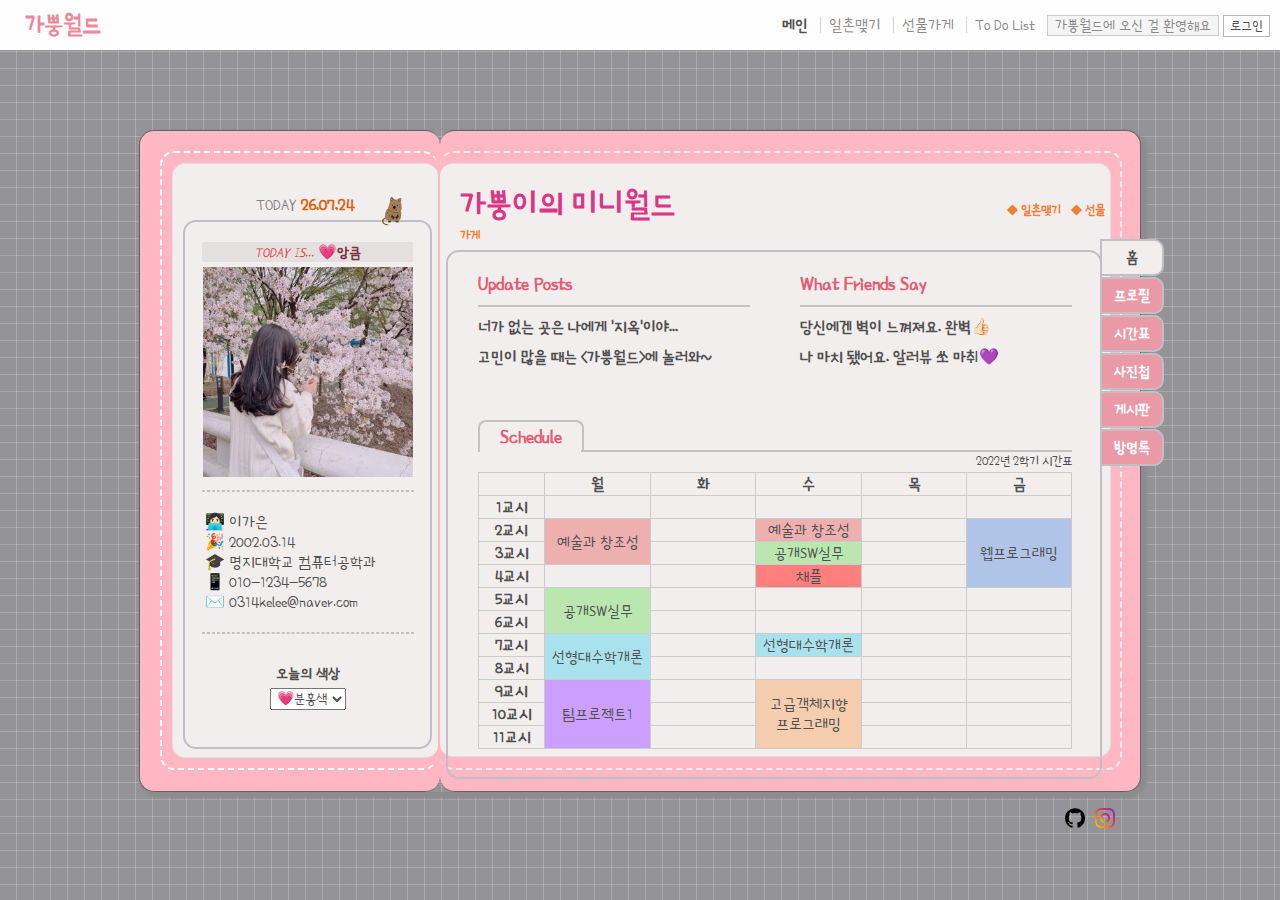
<file: index.html>
<!DOCTYPE html>
<html lang="ko">
  <head>
    <meta charset="UTF-8" />
    <meta http-equiv="X-UA-Compatible" content="IE=edge" />
    <meta name="viewport" content="width=device-width, initial-scale=1.0" />
    <meta name="author" content="rlotr02" />
    <meta name="description" content="가뿡월드에 오신 걸 환영합니다!" />
    <meta property="og:title" content="가뿡월드" />
    <meta property="og:url" content="https://mini-cyworld.netlify.app" />
    <meta property="og:image" content="./img/og.png" />
    <meta property="og:description" content="가뿡월드에 오신 걸 환영합니다!" />
    <meta name="naver-site-verification" content="7a3a48c7e1ee3aeedbc1af91d0e0c42f366b570d" />
    <meta name="google-site-verification" content="hwyDkDEmvc5D6WRWX0OzlPcSE9fo8ngNJtTSkrqnULQ" />
    <title>가뿡월드</title>
    <style>
      @import url("https://fonts.googleapis.com/css2?family=Poor+Story&display=swap");
    </style>
    <link rel="icon" href="./img/logo.ico">
    <link rel="stylesheet" href="./main/main.css" />
    <link rel="stylesheet" href="./index.css" />
    <script src="./main/main.js"></script>
    <script src="./index.js"></script>
  </head>
  <body>
    <img
      src="./img/quokka.png"
      alt="quokka"
      class="quokkaImg"
      style="position: absolute; width: 25px; top: 11px; left: 110px"
    />
    <div>
      <header>
        <h2>가뿡월드</h2>
        <nav>
          <ul>
            <li>
              <a
                href="./index.html"
                style="font-weight: bold; color: rgb(80, 79, 79)"
                >메인
              </a>
            </li>
            <li>
              <a href="./signup/signup.html">일촌맺기</a>
            </li>
            <li>
              <a href="./giftshop/giftshop.html">선물가게</a>
            </li>
            <li>
              <a href="./todolist/todolist.html">To Do List</a>
            </li>
          </ul>
          <span class="navHistory">가뿡월드에 오신 걸 환영해요</span>
          <button class="navLogin" type="button">로그인</button>
        </nav>
      </header>
      <div class="center">
        <main>
          <section id="profileSection" class="backgroundSection">
            <div class="profileDashed">
              <div class="profileWrap">
                <div class="todayDate">TODAY <span class="date"></span></div>
                <div class="profile">
                  <div>
                    <em>TODAY IS...</em> <span class="heartColor">💗</span
                    ><span>앙큼</span>
                  </div>
                  <img
                    src="./img/profile.jpg"
                    alt="프로필"
                    width="200px"
                  />
                  <hr />
                  <p>
                    👩🏻‍💻 이가은<br />
                    🎉 2002.03.14<br />
                    🎓 명지대학교 컴퓨터공학과<br />
                    📱 010-1234-5678<br />
                    ✉️ 0314kelee@naver.com<br />
                  </p>
                  <hr />
                  <label for="todayColor">오늘의 색상</label>
                  <select
                    name="todayColor"
                    id="todayColor"
                    onchange="changeColor(this)"
                  >
                    <option
                      value="#FF7878"
                      data-color1="#EB5050"
                      data-color2="#CD4646"
                      data-color3="#B93232"
                      data-color4="❤️"
                    >
                      ❤️빨간색
                    </option>
                    <option
                      value="#FFAA28"
                      data-color1="#FF9614"
                      data-color2="#FF8200"
                      data-color3="#D27328"
                      data-color4="🧡"
                    >
                      🧡주황색
                    </option>
                    <option
                      value="#FFCD28"
                      data-color1="#FFB914"
                      data-color2="#FFA500"
                      data-color3="#FF9100"
                      data-color4="💛"
                    >
                      💛노란색
                    </option>
                    <option
                      value="#65C28E"
                      data-color1="#4CA975"
                      data-color2="#389561"
                      data-color3="#2E8B57"
                      data-color4="💚"
                    >
                      💚초록색
                    </option>
                    <option
                      value="#91B9F5"
                      data-color1="#739BE1"
                      data-color2="#557DE1"
                      data-color3="#4169E1"
                      data-color4="💙"
                    >
                      💙파란색
                    </option>
                    <option
                      value="#ccccff"
                      data-color1="#A0A0FF"
                      data-color2="#8C8CFF"
                      data-color3="#7878FF"
                      data-color4="💜"
                    >
                      💜보라색
                    </option>
                    <option
                      value="#ffb7c3"
                      selected
                      data-color1="#ea99a6"
                      data-color2="#db79a5"
                      data-color3="#b66288"
                      data-color4="💗"
                    >
                      💗분홍색
                    </option>
                  </select>
                </div>
              </div>
            </div>
          </section>
          <section id="boardSection" class="backgroundSection">
            <div class="boardDashed">
              <div class="boardWrap">
                <div class="title">
                  <h1>가뿡이의 미니월드</h1>
                  <ul>
                    <li>
                      <a href="./signup/signup.html">
                        <span>◆</span>
                        일촌맺기
                      </a>
                    </li>
                    <li>
                      <a href="./giftshop/giftshop.html">
                        <span>◆</span>
                        선물가게
                      </a>
                    </li>
                  </ul>
                </div>
                <div class="borad">
                  <div>
                    <a href="./board/board.html"><h3>Update Posts</h3></a>
                    <hr />
                    <p class="p1">
                      너가 없는 곳은 나에게 &apos;지옥&apos;이야...
                    </p>
                    <p>고민이 많을 때는 &lt;가뿡월드&gt;에 놀러와~</p>
                  </div>
                  <div>
                    <a href="./guest/guest.html"><h3>What Friends Say</h3></a>
                    <hr />
                    <p class="p2">
                      당신에겐 벽이 느껴져요. <strong>완벽👍🏻</strong>
                    </p>
                    <p>나 마치 됐어요. <strong>알러뷰 쏘 마취💜</strong></p>
                  </div>
                  <div>
                    <span>
                      <a href="./schedule/schedule.html"><h3>Schedule</h3></a>
                      <hr />
                    </span>
                    <table>
                      <caption>
                        2022년 2학기 시간표
                      </caption>
                      <col style="width: 80px" />
                      <colgroup span="5" style="width: 130px"></colgroup>
                      <thead>
                        <tr>
                          <th></th>
                          <th scope="col">월</th>
                          <th scope="col">화</th>
                          <th scope="col">수</th>
                          <th scope="col">목</th>
                          <th scope="col">금</th>
                        </tr>
                      </thead>
                      <tbody>
                        <tr>
                          <th scope="row">1교시</th>
                          <td></td>
                          <td></td>
                          <td></td>
                          <td></td>
                          <td></td>
                        </tr>
                        <tr>
                          <th scope="row">2교시</th>
                          <td rowspan="2" bgcolor="EEAFAF">예술과 창조성</td>
                          <td></td>
                          <td bgcolor="EEAFAF">예술과 창조성</td>
                          <td></td>
                          <td rowspan="3" bgcolor="AFC4E7">웹프로그래밍</td>
                        </tr>
                        <tr>
                          <th scope="row">3교시</th>
                          <td></td>
                          <td bgcolor="BAE7AF">공개SW실무</td>
                          <td></td>
                        </tr>
                        <tr>
                          <th scope="row">4교시</th>
                          <td></td>
                          <td></td>
                          <td bgcolor="FF7F7F">채플</td>
                          <td></td>
                        </tr>
                        <tr>
                          <th scope="row">5교시</th>
                          <td rowspan="2" bgcolor="BAE7AF">공개SW실무</td>
                          <td></td>
                          <td></td>
                          <td></td>
                          <td></td>
                        </tr>
                        <tr>
                          <th scope="row">6교시</th>
                          <td></td>
                          <td></td>
                          <td></td>
                          <td></td>
                        </tr>
                        <tr>
                          <th scope="row">7교시</th>
                          <td rowspan="2" bgcolor="A9E1ED">선형대수학개론</td>
                          <td></td>
                          <td bgcolor="A9E1ED">선형대수학개론</td>
                          <td></td>
                          <td></td>
                        </tr>
                        <tr>
                          <th scope="row">8교시</th>
                          <td></td>
                          <td></td>
                          <td></td>
                          <td></td>
                        </tr>
                        <tr>
                          <th scope="row">9교시</th>
                          <td rowspan="3" bgcolor="CB9FFD">팀프로젝트1</td>
                          <td></td>
                          <td rowspan="3" bgcolor="F3CDAD">
                            고급객체지향<br />프로그래밍
                          </td>
                          <td></td>
                          <td></td>
                        </tr>
                        <tr>
                          <th scope="row">10교시</th>
                          <td></td>
                          <td></td>
                          <td></td>
                        </tr>
                        <tr>
                          <th scope="row">11교시</th>
                          <td></td>
                          <td></td>
                          <td></td>
                        </tr>
                      </tbody>
                    </table>
                  </div>
                </div>
              </div>
              <div class="menus">
                <div class="clickMenu" onclick="location.href='./index.html'">
                  홈
                </div>
                <div
                  class="menu"
                  onclick="location.href='./profile/profile.html'"
                >
                  프로필
                </div>
                <div
                  class="menu"
                  onclick="location.href='./schedule/schedule.html'"
                >
                  시간표
                </div>
                <div class="menu" onclick="location.href='./photo/photo.html'">
                  사진첩
                </div>
                <div class="menu" onclick="location.href='./board/board.html'">
                  게시판
                </div>
                <div class="menu" onclick="location.href='./guest/guest.html'">
                  방명록
                </div>
              </div>
          </section>
        </main>
        <aside>
          <input
            type="button"
            value="가뿡월드 홈"
            onclick="location.href='./index.html'"
          />
          <div>
            <label for="청순">청순</label>
            <progress id="청순" class="progress" value="50" min="0" max="100">
              50%
            </progress>
            <br />
            <label for="앙큼">앙큼</label>
            <progress id="앙큼" class="progress" value="90" min="0" max="100">
              90%
            </progress>
            <br />
            <label for="큐티">큐티</label>
            <progress id="큐티" class="progress" value="70" min="0" max="100">
              70%
            </progress>
            <br />
            <label for="섹시">섹시</label>
            <progress id="섹시" class="progress" value="30" min="0" max="100">
              30%
            </progress>
            <br />
            <hr />
            <table>
              <colgroup span="2" style="width: 120px"></colgroup>
              <tbody>
                <tr>
                  <td>팬 <span>99999</span></td>
                  <td>즐겨찾기 <span>120</span></td>
                </tr>
                <tr>
                  <td>댓글 <span>130</span></td>
                  <td>스크랩 <span>350</span></td>
                </tr>
                <tr>
                  <td colspan="2">소망상자 · 마이앱스 <span>57</span></td>
                </tr>
              </tbody>
            </table>
          </div>
        </aside>
      </div>
      <footer>
        <ul>
          <li>
            <a href="https://github.com/rlotr02" target="_blank">
              <img src="./img/github.png" alt="github" width="30px" />
            </a>
          </li>
          <li>
            <a href="https://www.instagram.com/rlotr.dev" target="_blank">
              <img src="./img/instagram.png" alt="instagram" width="30px" />
            </a>
          </li>
          <li>
            <button class="scrollBtn" onclick="ScrollUp()">
              <img src="./img/up.png" alt="up" width="30px" />
            </button>
          </li>
        </ul>
      </footer>
    </div>
  </body>
</html>
</file>
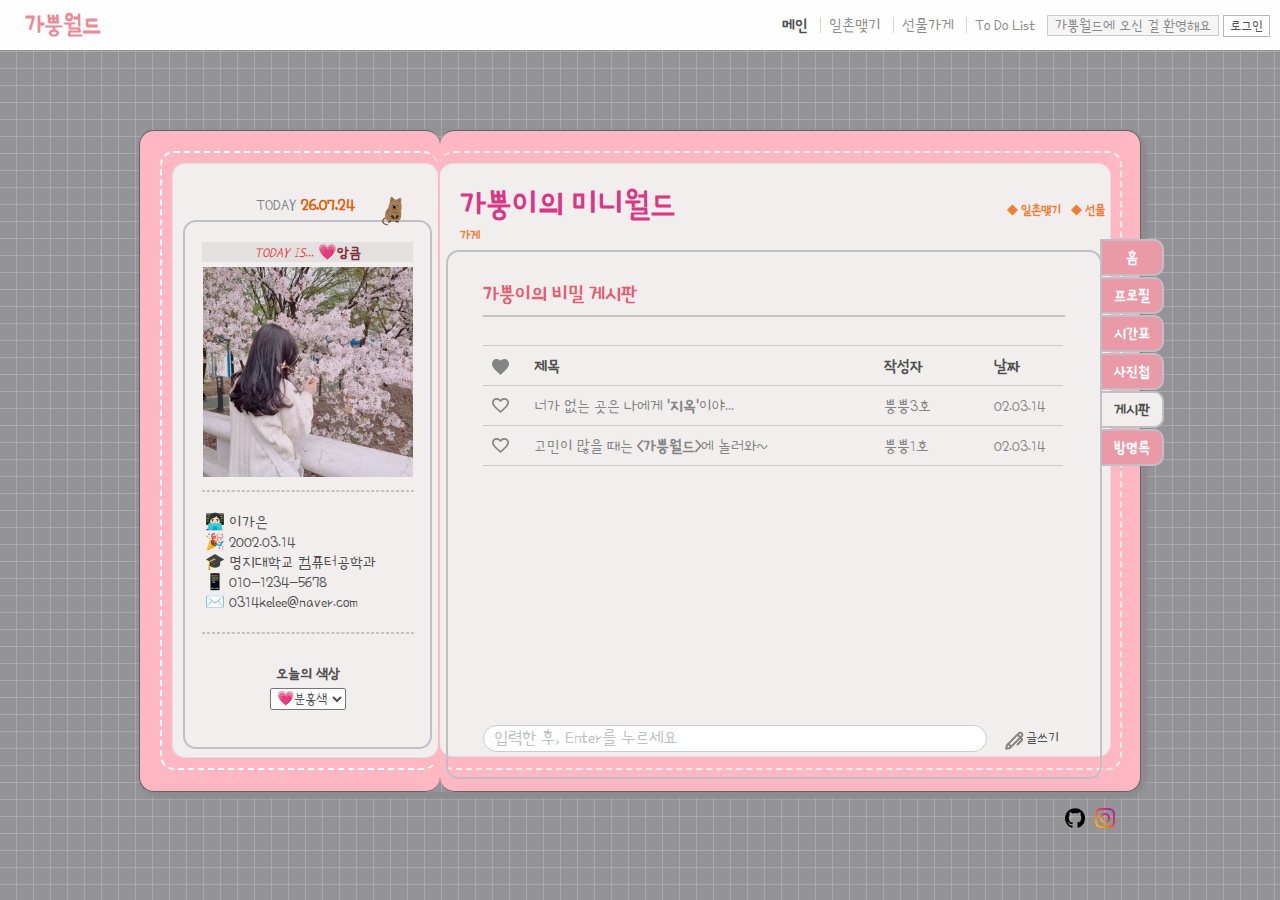
<file: board/board.html>
<!DOCTYPE html>
<html lang="ko">
  <head>
    <meta charset="UTF-8" />
    <meta http-equiv="X-UA-Compatible" content="IE=edge" />
    <meta name="viewport" content="width=device-width, initial-scale=1.0" />
    <title>가뿡월드</title>
    <style>
      @import url("https://fonts.googleapis.com/css2?family=Poor+Story&display=swap");
    </style>
    <link rel="shortcut icon" href="../img/logo.ico" />
    <link rel="stylesheet" href="../main/main.css" />
    <link rel="stylesheet" href="./board.css" />
    <script src="../main/main.js"></script>
    <script src="./borad.js"></script>
  </head>
  <body>
    <img
      src="../img/quokka.png"
      alt="quokka"
      class="quokkaImg"
      style="position: absolute; width: 25px; top: 11px; left: 110px"
    />
    <div>
      <header>
        <h2>가뿡월드</h2>
        <nav>
          <ul>
            <li>
              <a
                href="../index.html"
                style="font-weight: bold; color: rgb(80, 79, 79)"
                >메인
              </a>
            </li>
            <li>
              <a href="../signup/signup.html">일촌맺기</a>
            </li>
            <li>
              <a href="../giftshop/giftshop.html">선물가게</a>
            </li>
            <li>
              <a href="../todolist/todolist.html">To Do List</a>
            </li>
          </ul>
          <span class="navHistory">가뿡월드에 오신 걸 환영해요</span>
          <button class="navLogin" type="button">로그인</button>
        </nav>
      </header>
      <div class="center">
        <main>
          <section id="profileSection" class="backgroundSection">
            <div class="profileDashed">
              <div class="profileWrap">
                <div class="todayDate">TODAY <span class="date"></span></div>
                <div class="profile">
                  <div>
                    <em>TODAY IS...</em> <span class="heartColor">💗</span
                    ><span>앙큼</span>
                  </div>
                  <img src="../img/profile.jpg" alt="프로필" width="200px" />
                  <hr />
                  <p>
                    👩🏻‍💻 이가은<br />
                    🎉 2002.03.14<br />
                    🎓 명지대학교 컴퓨터공학과<br />
                    📱 010-1234-5678<br />
                    ✉️ 0314kelee@naver.com<br />
                  </p>
                  <hr />
                  <label for="todayColor">오늘의 색상</label>
                  <select
                    name="todayColor"
                    id="todayColor"
                    onchange="changeColor(this)"
                  >
                    <option
                      value="#FF7878"
                      data-color1="#EB5050"
                      data-color2="#CD4646"
                      data-color3="#B93232"
                      data-color4="❤️"
                    >
                      ❤️빨간색
                    </option>
                    <option
                      value="#FFAA28"
                      data-color1="#FF9614"
                      data-color2="#FF8200"
                      data-color3="#D27328"
                      data-color4="🧡"
                    >
                      🧡주황색
                    </option>
                    <option
                      value="#FFCD28"
                      data-color1="#FFB914"
                      data-color2="#FFA500"
                      data-color3="#FF9100"
                      data-color4="💛"
                    >
                      💛노란색
                    </option>
                    <option
                      value="#65C28E"
                      data-color1="#4CA975"
                      data-color2="#389561"
                      data-color3="#2E8B57"
                      data-color4="💚"
                    >
                      💚초록색
                    </option>
                    <option
                      value="#91B9F5"
                      data-color1="#739BE1"
                      data-color2="#557DE1"
                      data-color3="#4169E1"
                      data-color4="💙"
                    >
                      💙파란색
                    </option>
                    <option
                      value="#ccccff"
                      data-color1="#A0A0FF"
                      data-color2="#8C8CFF"
                      data-color3="#7878FF"
                      data-color4="💜"
                    >
                      💜보라색
                    </option>
                    <option
                      value="#ffb7c3"
                      selected
                      data-color1="#ea99a6"
                      data-color2="#db79a5"
                      data-color3="#b66288"
                      data-color4="💗"
                    >
                      💗분홍색
                    </option>
                  </select>
                </div>
              </div>
            </div>
          </section>
          <section id="boardSection" class="backgroundSection">
            <div class="boardDashed">
              <div class="boardWrap">
                <div class="title">
                  <h1>가뿡이의 미니월드</h1>
                  <ul>
                    <li>
                      <a href="../signup/signup.html">
                        <span>◆</span>
                        일촌맺기
                      </a>
                    </li>
                    <li>
                      <a href="../giftshop/giftshop.html">
                        <span>◆</span>
                        선물가게
                      </a>
                    </li>
                  </ul>
                </div>
                <div class="borad">
                  <div>
                    <h3>가뿡이의 비밀 게시판</h3>
                    <hr />
                    <div class="table">
                      <table>
                        <col style="width: 50px" />
                        <col style="width: 350px" />
                        <col style="width: 110px" />
                        <col style="width: 70px" />
                        <thead>
                          <tr>
                            <th>
                              <img src="../img/heartfill.svg" alt="heart" />
                            </th>
                            <th>제목</th>
                            <th>작성자</th>
                            <th>날짜</th>
                          </tr>
                        </thead>
                        <tbody class="writelist">
                          <tr>
                            <td>
                              <input type="checkbox" />
                            </td>
                            <td>
                              너가 없는 곳은 나에게
                              <strong>&apos;지옥&apos;</strong>이야...
                            </td>
                            <td>뿡뿡3호</td>
                            <td>02.03.14</td>
                          </tr>
                          <tr>
                            <td>
                              <input type="checkbox" />
                            </td>
                            <td>
                              고민이 많을 때는
                              <strong>&lt;가뿡월드&gt;</strong>에 놀러와~
                            </td>
                            <td>뿡뿡1호</td>
                            <td>02.03.14</td>
                          </tr>
                        </tbody>
                      </table>
                    </div>
                    <button class="addwrite">
                      <img src="../img/pen.svg" alt="pen" />
                      <span>글쓰기</span>
                    </button>
                    <div class="writeDiv">
                      <input
                        class="writeCreate"
                        type="text"
                        placeholder="입력한 후, Enter를 누르세요"
                      />
                    </div>
                  </div>
                </div>
              </div>
              <div class="menus">
                <div class="menu" onclick="location.href='../index.html'">
                  홈
                </div>
                <div
                  class="menu"
                  onclick="location.href='../profile/profile.html'"
                >
                  프로필
                </div>
                <div
                  class="menu"
                  onclick="location.href='../schedule/schedule.html'"
                >
                  시간표
                </div>
                <div class="menu" onclick="location.href='../photo/photo.html'">
                  사진첩
                </div>
                <div class="clickMenu" onclick="location.href='./board.html'">
                  게시판
                </div>
                <div class="menu" onclick="location.href='../guest/guest.html'">
                  방명록
                </div>
              </div>
            </div>
          </section>
        </main>
        <aside>
          <input
            type="button"
            value="가뿡월드 홈"
            onclick="location.href='../index.html'"
          />
          <div>
            <label for="청순">청순</label>
            <progress id="청순" class="progress" value="50" min="0" max="100">
              50%
            </progress>
            <br />
            <label for="앙큼">앙큼</label>
            <progress id="앙큼" class="progress" value="90" min="0" max="100">
              90%
            </progress>
            <br />
            <label for="큐티">큐티</label>
            <progress id="큐티" class="progress" value="70" min="0" max="100">
              70%
            </progress>
            <br />
            <label for="섹시">섹시</label>
            <progress id="섹시" class="progress" value="30" min="0" max="100">
              30%
            </progress>
            <br />
            <hr />
            <table>
              <colgroup span="2" style="width: 120px"></colgroup>
              <tbody>
                <tr>
                  <td>팬 <span>99999</span></td>
                  <td>즐겨찾기 <span>120</span></td>
                </tr>
                <tr>
                  <td>댓글 <span>130</span></td>
                  <td>스크랩 <span>350</span></td>
                </tr>
                <tr>
                  <td colspan="2">소망상자 · 마이앱스 <span>57</span></td>
                </tr>
              </tbody>
            </table>
          </div>
        </aside>
      </div>
      <footer>
        <ul>
          <li>
            <a href="https://github.com/rlotr02" target="_blank">
              <img src="../img/github.png" alt="github" width="30px" />
            </a>
          </li>
          <li>
            <a href="https://www.instagram.com/rlotr.dev" target="_blank">
              <img src="../img/instagram.png" alt="instagram" width="30px" />
            </a>
          </li>
          <li>
            <button class="scrollBtn" onclick="ScrollUp()">
              <img src="../img/up.png" alt="up" width="30px" />
            </button>
          </li>
        </ul>
      </footer>
    </div>
  </body>
</html>
</file>
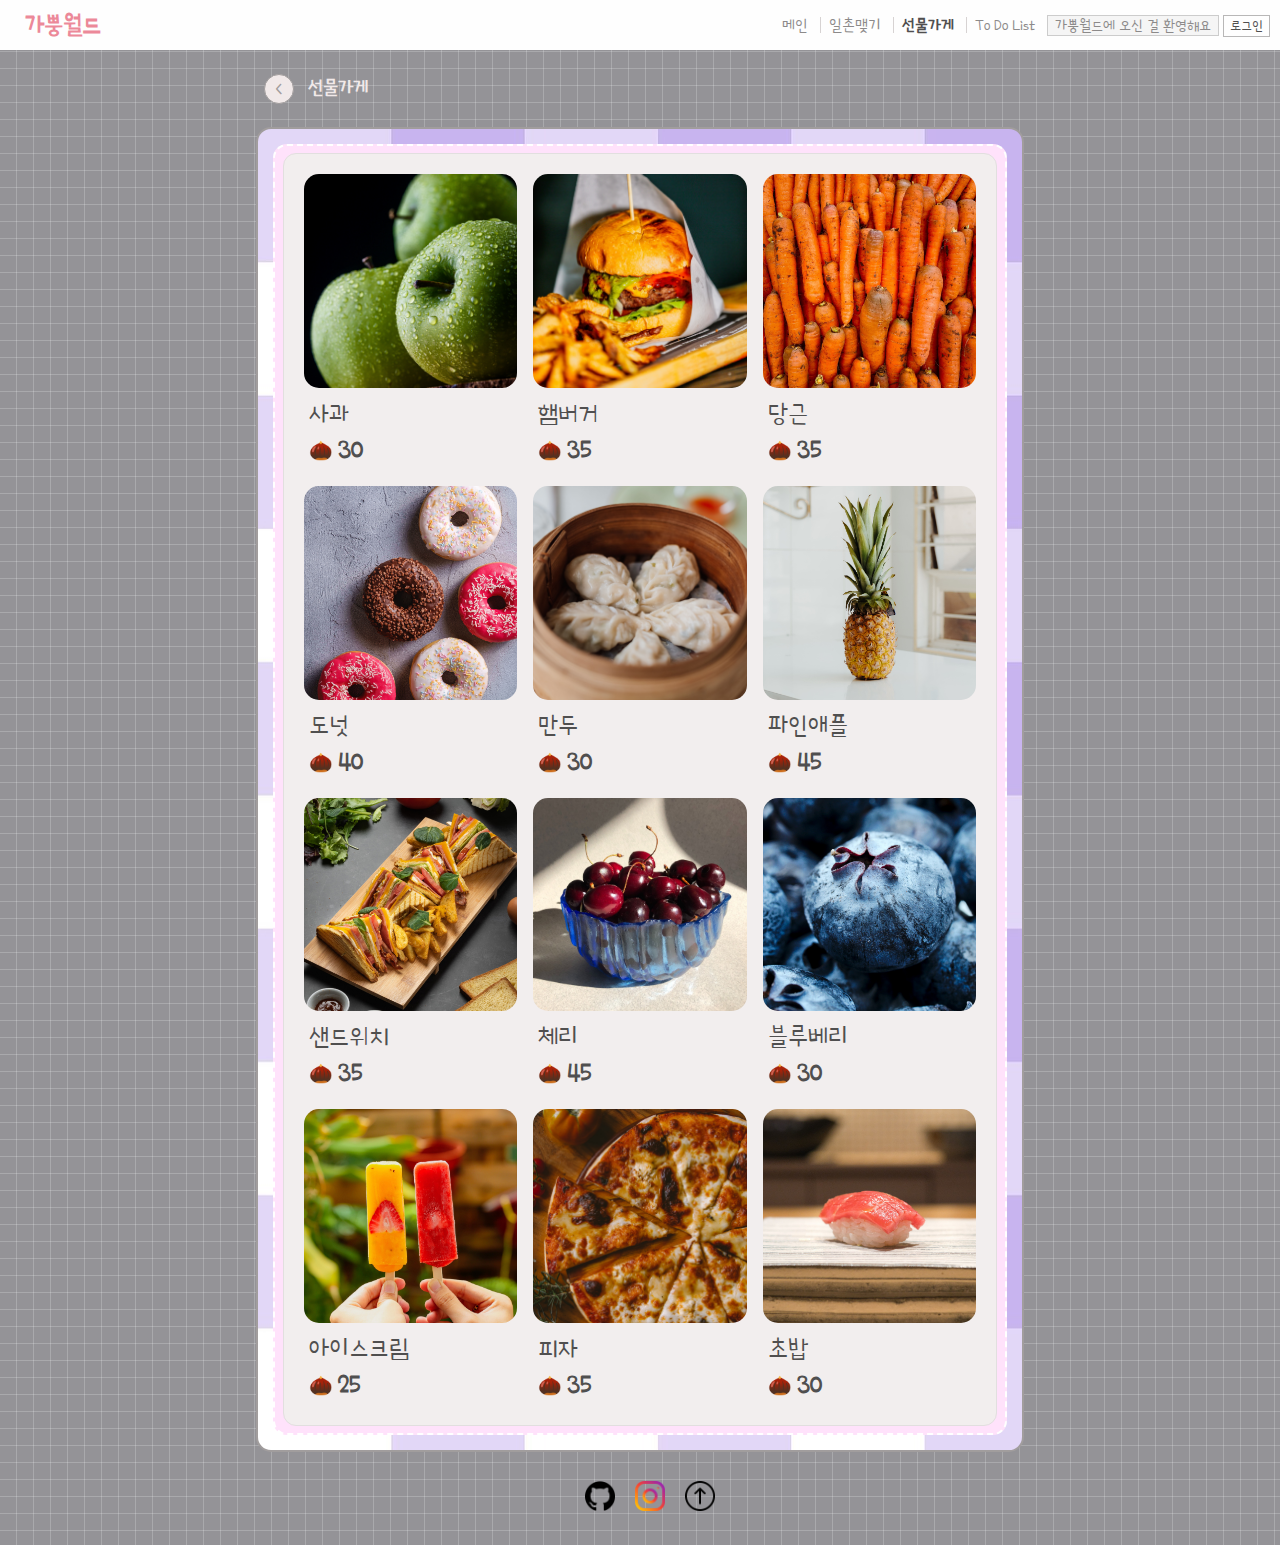
<file: giftshop/giftshop.html>
<!DOCTYPE html>
<html lang="ko">
  <head>
    <meta charset="UTF-8" />
    <meta http-equiv="X-UA-Compatible" content="IE=edge" />
    <meta name="viewport" content="width=device-width, initial-scale=1.0" />
    <title>가뿡월드</title>
    <style>
      @import url("https://fonts.googleapis.com/css2?family=Poor+Story&display=swap");
    </style>
    <link rel="shortcut icon" href="../img/logo.ico" />
    <link rel="stylesheet" href="./giftshop.css" />
    <script src="./giftshop.js"></script>
  </head>
  <body>
    <header>
      <h2>가뿡월드</h2>
      <nav>
        <ul>
          <li>
            <a href="../index.html">메인 </a>
          </li>
          <li>
            <a href="../signup/signup.html">일촌맺기</a>
          </li>
          <li>
            <a
              href="./giftshop.html"
              style="font-weight: bold; color: rgb(80, 79, 79)"
              >선물가게
            </a>
          </li>
          <li>
            <a href="../todolist/todolist.html">To Do List</a>
          </li>
        </ul>
        <span class="navHistory">가뿡월드에 오신 걸 환영해요</span>
        <button class="navLogin" type="button">로그인</button>
      </nav>
    </header>
    <main>
      <section class="prevSection">
        <input
          type="button"
          value="<"
          onclick="location.href='../index.html'"
        />
        <h3>선물가게</h3>
      </section>
      <section>
        <div class="colorDiv">
          <div class="dashDiv">
            <div class="wrapDiv">
              <div class="gridContainer">
                <div>
                  <a href="https://namu.wiki/w/사과" target="_blank">
                    <img src="../img/giftfood/apple.jpg" alt="apple" />
                  </a>
                  <p title="noBold">사과</p>
                  <p><span>🌰</span>30</p>
                </div>
                <div>
                  <a href="https://namu.wiki/w/햄버거" target="_blank">
                    <img src="../img/giftfood/burger.jpg" alt="burger" />
                  </a>
                  <p title="noBold">햄버거</p>
                  <p><span>🌰</span>35</p>
                </div>
                <div>
                  <a href="https://namu.wiki/w/당근" target="_blank">
                    <img src="../img/giftfood/carrot.jpg" alt="carrot" />
                  </a>
                  <p title="noBold">당근</p>
                  <p><span>🌰</span>35</p>
                </div>
                <div>
                  <a href="https://namu.wiki/w/도넛" target="_blank">
                    <img src="../img/giftfood/donut.jpg" alt="donut" />
                  </a>
                  <p title="noBold">도넛</p>
                  <p><span>🌰</span>40</p>
                </div>
                <div>
                  <a href="https://namu.wiki/w/만두" target="_blank">
                    <img src="../img/giftfood/dumpling.jpg" alt="dumpling" />
                  </a>
                  <p title="noBold">만두</p>
                  <p><span>🌰</span>30</p>
                </div>
                <div>
                  <a href="https://namu.wiki/w/파인애플" target="_blank">
                    <img src="../img/giftfood/pineapple.jpg" alt="pineapple" />
                  </a>
                  <p title="noBold">파인애플</p>
                  <p><span>🌰</span>45</p>
                </div>
                <div>
                  <a href="https://namu.wiki/w/샌드위치" target="_blank">
                    <img src="../img/giftfood/sandwich.jpg" alt="sandwich" />
                  </a>
                  <p title="noBold">샌드위치</p>
                  <p><span>🌰</span>35</p>
                </div>
                <div>
                  <a href="https://namu.wiki/w/체리" target="_blank">
                    <img src="../img/giftfood/cherry.jpg" alt="cherry" />
                  </a>
                  <p title="noBold">체리</p>
                  <p><span>🌰</span>45</p>
                </div>
                <div>
                  <a href="https://namu.wiki/w/블루베리" target="_blank">
                    <img
                      src="../img/giftfood/blueberries.jpg"
                      alt="blueberries"
                    />
                  </a>
                  <p title="noBold">블루베리</p>
                  <p><span>🌰</span>30</p>
                </div>
                <div>
                  <a href="https://namu.wiki/w/아이스크림" target="_blank">
                    <img src="../img/giftfood/icecream.jpg" alt="icecream" />
                  </a>
                  <p title="noBold">아이스크림</p>
                  <p><span>🌰</span>25</p>
                </div>
                <div>
                  <a href="https://namu.wiki/w/피자" target="_blank">
                    <img src="../img/giftfood/pizza.jpg" alt="pizza" />
                  </a>
                  <p title="noBold">피자</p>
                  <p><span>🌰</span>35</p>
                </div>
                <div>
                  <a href="https://namu.wiki/w/초밥" target="_blank">
                    <img src="../img/giftfood/sushi.jpg" alt="sushi" />
                  </a>
                  <p title="noBold">초밥</p>
                  <p><span>🌰</span>30</p>
                </div>
              </div>
            </div>
          </div>
        </div>
      </section>
    </main>
    <footer>
      <ul>
        <li>
          <a href="https://github.com/rlotr02" target="_blank">
            <img src="../img/github.png" alt="github" width="30px" />
          </a>
        </li>
        <li>
          <a href="https://www.instagram.com/rlotr.dev" target="_blank">
            <img src="../img/instagram.png" alt="instagram" width="30px" />
          </a>
        </li>
        <li>
          <button class="scrollBtn" onclick="ScrollUp()">
            <img src="../img/up.png" alt="up" width="30px" />
          </button>
        </li>
      </ul>
    </footer>
  </body>
</html>
</file>
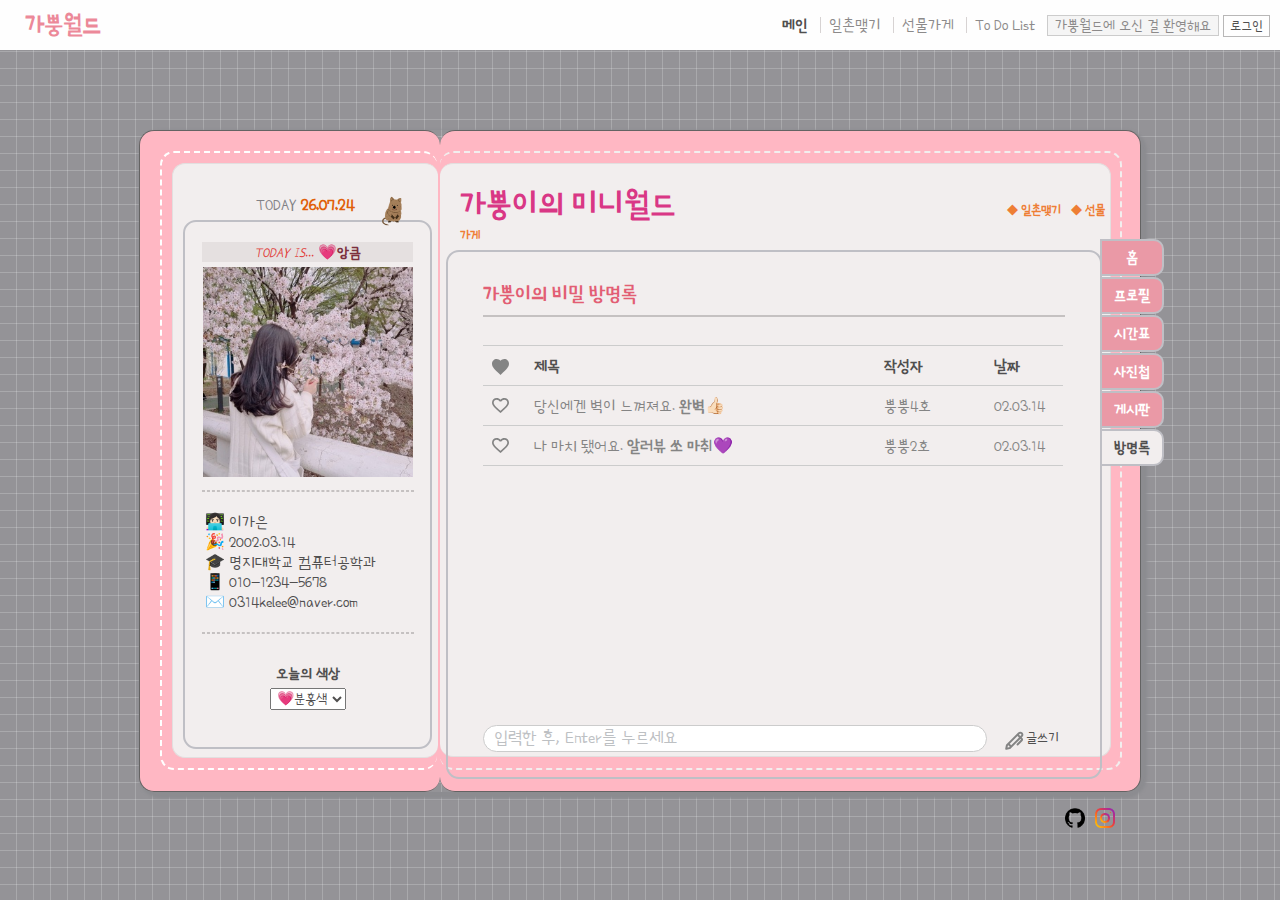
<file: guest/guest.html>
<!DOCTYPE html>
<html lang="ko">
  <head>
    <meta charset="UTF-8" />
    <meta http-equiv="X-UA-Compatible" content="IE=edge" />
    <meta name="viewport" content="width=device-width, initial-scale=1.0" />
    <title>가뿡월드</title>
    <style>
      @import url("https://fonts.googleapis.com/css2?family=Poor+Story&display=swap");
    </style>
    <link rel="shortcut icon" href="../img/logo.ico" />
    <link rel="stylesheet" href="../main/main.css" />
    <link rel="stylesheet" href="./guest.css" />
    <script src="../main/main.js"></script>
    <script src="./guest.js"></script>
  </head>
  <body>
    <img
      src="../img/quokka.png"
      alt="quokka"
      class="quokkaImg"
      style="position: absolute; width: 25px; top: 11px; left: 110px"
    />
    <div>
      <header>
        <h2>가뿡월드</h2>
        <nav>
          <ul>
            <li>
              <a
                href="../index.html"
                style="font-weight: bold; color: rgb(80, 79, 79)"
                >메인
              </a>
            </li>
            <li>
              <a href="../signup/signup.html">일촌맺기</a>
            </li>
            <li>
              <a href="../giftshop/giftshop.html">선물가게</a>
            </li>
            <li>
              <a href="../todolist/todolist.html">To Do List</a>
            </li>
          </ul>
          <span class="navHistory">가뿡월드에 오신 걸 환영해요</span>
          <button class="navLogin" type="button">로그인</button>
        </nav>
      </header>
      <div class="center">
        <main>
          <section id="profileSection" class="backgroundSection">
            <div class="profileDashed">
              <div class="profileWrap">
                <div class="todayDate">TODAY <span class="date"></span></div>
                <div class="profile">
                  <div>
                    <em>TODAY IS...</em> <span class="heartColor">💗</span
                    ><span>앙큼</span>
                  </div>
                  <img src="../img/profile.jpg" alt="프로필" width="200px" />
                  <hr />
                  <p>
                    👩🏻‍💻 이가은<br />
                    🎉 2002.03.14<br />
                    🎓 명지대학교 컴퓨터공학과<br />
                    📱 010-1234-5678<br />
                    ✉️ 0314kelee@naver.com<br />
                  </p>
                  <hr />
                  <label for="todayColor">오늘의 색상</label>
                  <select
                    name="todayColor"
                    id="todayColor"
                    onchange="changeColor(this)"
                  >
                    <option
                      value="#FF7878"
                      data-color1="#EB5050"
                      data-color2="#CD4646"
                      data-color3="#B93232"
                      data-color4="❤️"
                    >
                      ❤️빨간색
                    </option>
                    <option
                      value="#FFAA28"
                      data-color1="#FF9614"
                      data-color2="#FF8200"
                      data-color3="#D27328"
                      data-color4="🧡"
                    >
                      🧡주황색
                    </option>
                    <option
                      value="#FFCD28"
                      data-color1="#FFB914"
                      data-color2="#FFA500"
                      data-color3="#FF9100"
                      data-color4="💛"
                    >
                      💛노란색
                    </option>
                    <option
                      value="#65C28E"
                      data-color1="#4CA975"
                      data-color2="#389561"
                      data-color3="#2E8B57"
                      data-color4="💚"
                    >
                      💚초록색
                    </option>
                    <option
                      value="#91B9F5"
                      data-color1="#739BE1"
                      data-color2="#557DE1"
                      data-color3="#4169E1"
                      data-color4="💙"
                    >
                      💙파란색
                    </option>
                    <option
                      value="#ccccff"
                      data-color1="#A0A0FF"
                      data-color2="#8C8CFF"
                      data-color3="#7878FF"
                      data-color4="💜"
                    >
                      💜보라색
                    </option>
                    <option
                      value="#ffb7c3"
                      selected
                      data-color1="#ea99a6"
                      data-color2="#db79a5"
                      data-color3="#b66288"
                      data-color4="💗"
                    >
                      💗분홍색
                    </option>
                  </select>
                </div>
              </div>
            </div>
          </section>
          <section id="boardSection" class="backgroundSection">
            <div class="boardDashed">
              <div class="boardWrap">
                <div class="title">
                  <h1>가뿡이의 미니월드</h1>
                  <ul>
                    <li>
                      <a href="../signup/signup.html">
                        <span>◆</span>
                        일촌맺기
                      </a>
                    </li>
                    <li>
                      <a href="../giftshop/giftshop.html">
                        <span>◆</span>
                        선물가게
                      </a>
                    </li>
                  </ul>
                </div>
                <div class="borad">
                  <div>
                    <h3>가뿡이의 비밀 방명록</h3>
                    <hr />
                    <div class="table">
                      <table>
                        <col style="width: 50px" />
                        <col style="width: 350px" />
                        <col style="width: 110px" />
                        <col style="width: 70px" />
                        <thead>
                          <tr>
                            <th>
                              <img src="../img/heartfill.svg" alt="heart" />
                            </th>
                            <th>제목</th>
                            <th>작성자</th>
                            <th>날짜</th>
                          </tr>
                        </thead>
                        <tbody class="writelist">
                          <tr>
                            <td>
                              <input type="checkbox" />
                            </td>
                            <td>
                              당신에겐 벽이 느껴져요. <strong>완벽👍🏻</strong>
                            </td>
                            <td>뿡뿡4호</td>
                            <td>02.03.14</td>
                          </tr>
                          <tr>
                            <td>
                              <input type="checkbox" />
                            </td>
                            <td>
                              나 마치 됐어요. <strong>알러뷰 쏘 마취💜</strong>
                            </td>
                            <td>뿡뿡2호</td>
                            <td>02.03.14</td>
                          </tr>
                        </tbody>
                      </table>
                    </div>
                    <button class="addwrite">
                      <img src="../img/pen.svg" alt="pen" />
                      <span>글쓰기</span>
                    </button>
                    <div class="writeDiv">
                      <input
                        class="writeCreate"
                        type="text"
                        placeholder="입력한 후, Enter를 누르세요"
                      />
                    </div>
                  </div>
                </div>
              </div>
              <div class="menus">
                <div class="menu" onclick="location.href='../index.html'">
                  홈
                </div>
                <div
                  class="menu"
                  onclick="location.href='../profile/profile.html'"
                >
                  프로필
                </div>
                <div
                  class="menu"
                  onclick="location.href='../schedule/schedule.html'"
                >
                  시간표
                </div>
                <div class="menu" onclick="location.href='../photo/photo.html'">
                  사진첩
                </div>
                <div class="menu" onclick="location.href='../board/board.html'">
                  게시판
                </div>
                <div class="clickMenu" onclick="location.href='./guest.html'">
                  방명록
                </div>
              </div>
            </div>
          </section>
        </main>
        <aside>
          <input
            type="button"
            value="가뿡월드 홈"
            onclick="location.href='../index.html'"
          />
          <div>
            <label for="청순">청순</label>
            <progress id="청순" class="progress" value="50" min="0" max="100">
              50%
            </progress>
            <br />
            <label for="앙큼">앙큼</label>
            <progress id="앙큼" class="progress" value="90" min="0" max="100">
              90%
            </progress>
            <br />
            <label for="큐티">큐티</label>
            <progress id="큐티" class="progress" value="70" min="0" max="100">
              70%
            </progress>
            <br />
            <label for="섹시">섹시</label>
            <progress id="섹시" class="progress" value="30" min="0" max="100">
              30%
            </progress>
            <br />
            <hr />
            <table>
              <colgroup span="2" style="width: 120px"></colgroup>
              <tbody>
                <tr>
                  <td>팬 <span>99999</span></td>
                  <td>즐겨찾기 <span>120</span></td>
                </tr>
                <tr>
                  <td>댓글 <span>130</span></td>
                  <td>스크랩 <span>350</span></td>
                </tr>
                <tr>
                  <td colspan="2">소망상자 · 마이앱스 <span>57</span></td>
                </tr>
              </tbody>
            </table>
          </div>
        </aside>
      </div>
      <footer>
        <ul>
          <li>
            <a href="https://github.com/rlotr02" target="_blank">
              <img src="../img/github.png" alt="github" width="30px" />
            </a>
          </li>
          <li>
            <a href="https://www.instagram.com/rlotr.dev" target="_blank">
              <img src="../img/instagram.png" alt="instagram" width="30px" />
            </a>
          </li>
          <li>
            <button class="scrollBtn" onclick="ScrollUp()">
              <img src="../img/up.png" alt="up" width="30px" />
            </button>
          </li>
        </ul>
      </footer>
    </div>
  </body>
</html>
</file>
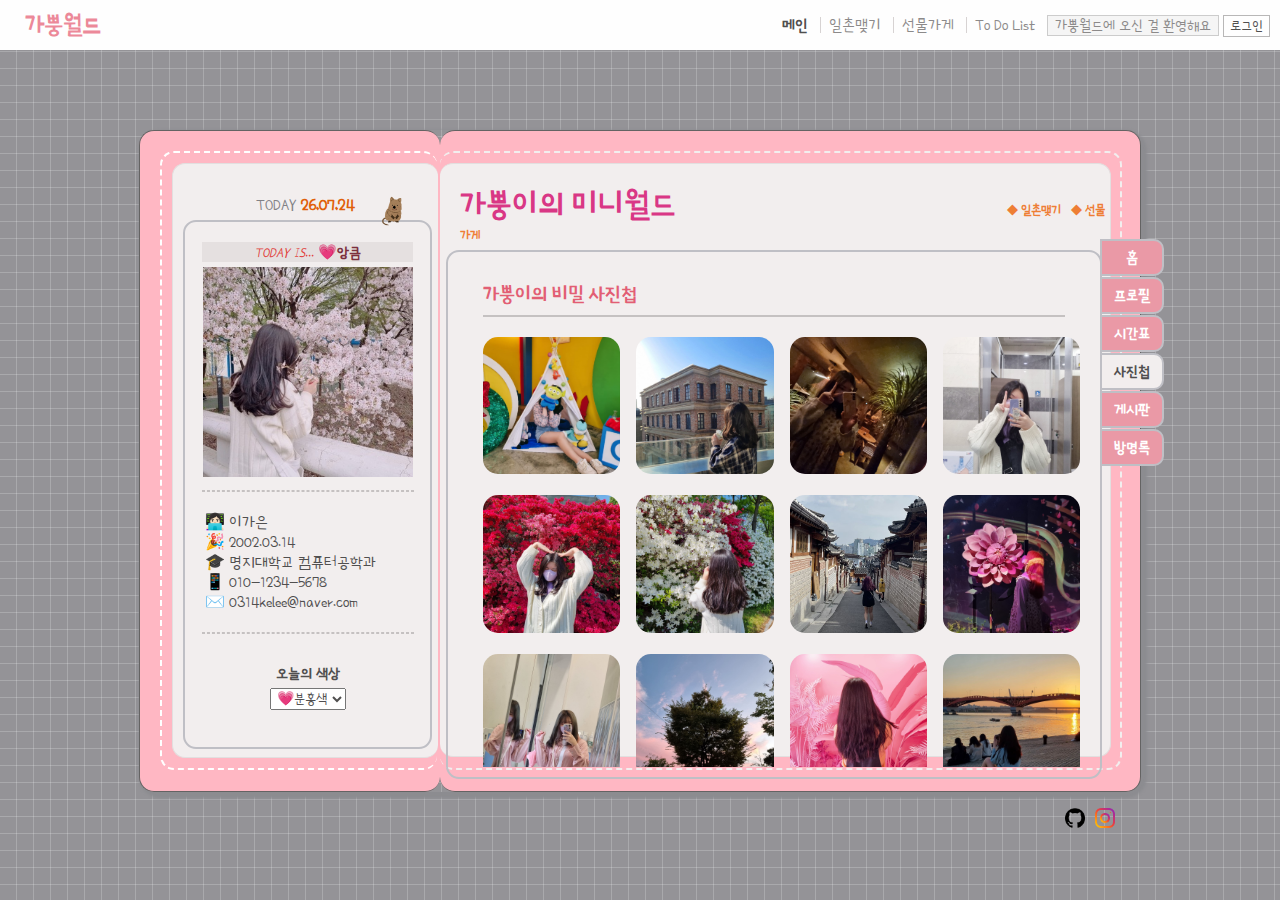
<file: photo/photo.html>
<!DOCTYPE html>
<html lang="ko">
  <head>
    <meta charset="UTF-8" />
    <meta http-equiv="X-UA-Compatible" content="IE=edge" />
    <meta name="viewport" content="width=device-width, initial-scale=1.0" />
    <title>가뿡월드</title>
    <style>
      @import url("https://fonts.googleapis.com/css2?family=Poor+Story&display=swap");
    </style>
    <link rel="shortcut icon" href="../img/logo.ico" />
    <link rel="stylesheet" href="../main/main.css" />
    <link rel="stylesheet" href="./photo.css" />
    <script src="../main/main.js"></script>
  </head>
  <body>
    <img
      src="../img/quokka.png"
      alt="quokka"
      class="quokkaImg"
      style="position: absolute; width: 25px; top: 11px; left: 110px"
    />
    <div>
      <header>
        <h2>가뿡월드</h2>
        <nav>
          <ul>
            <li>
              <a
                href="../index.html"
                style="font-weight: bold; color: rgb(80, 79, 79)"
                >메인
              </a>
            </li>
            <li>
              <a href="../signup/signup.html">일촌맺기</a>
            </li>
            <li>
              <a href="../giftshop/giftshop.html">선물가게</a>
            </li>
            <li>
              <a href="../todolist/todolist.html">To Do List</a>
            </li>
          </ul>
          <span class="navHistory">가뿡월드에 오신 걸 환영해요</span>
          <button class="navLogin" type="button">로그인</button>
        </nav>
      </header>
      <div class="center">
        <main>
          <section id="profileSection" class="backgroundSection">
            <div class="profileDashed">
              <div class="profileWrap">
                <div class="todayDate">TODAY <span class="date"></span></div>
                <div class="profile">
                  <div>
                    <em>TODAY IS...</em> <span class="heartColor">💗</span
                    ><span>앙큼</span>
                  </div>
                  <img src="../img/profile.jpg" alt="프로필" width="200px" />
                  <hr />
                  <p>
                    👩🏻‍💻 이가은<br />
                    🎉 2002.03.14<br />
                    🎓 명지대학교 컴퓨터공학과<br />
                    📱 010-1234-5678<br />
                    ✉️ 0314kelee@naver.com<br />
                  </p>
                  <hr />
                  <label for="todayColor">오늘의 색상</label>
                  <select
                    name="todayColor"
                    id="todayColor"
                    onchange="changeColor(this)"
                  >
                    <option
                      value="#FF7878"
                      data-color1="#EB5050"
                      data-color2="#CD4646"
                      data-color3="#B93232"
                      data-color4="❤️"
                    >
                      ❤️빨간색
                    </option>
                    <option
                      value="#FFAA28"
                      data-color1="#FF9614"
                      data-color2="#FF8200"
                      data-color3="#D27328"
                      data-color4="🧡"
                    >
                      🧡주황색
                    </option>
                    <option
                      value="#FFCD28"
                      data-color1="#FFB914"
                      data-color2="#FFA500"
                      data-color3="#FF9100"
                      data-color4="💛"
                    >
                      💛노란색
                    </option>
                    <option
                      value="#65C28E"
                      data-color1="#4CA975"
                      data-color2="#389561"
                      data-color3="#2E8B57"
                      data-color4="💚"
                    >
                      💚초록색
                    </option>
                    <option
                      value="#91B9F5"
                      data-color1="#739BE1"
                      data-color2="#557DE1"
                      data-color3="#4169E1"
                      data-color4="💙"
                    >
                      💙파란색
                    </option>
                    <option
                      value="#ccccff"
                      data-color1="#A0A0FF"
                      data-color2="#8C8CFF"
                      data-color3="#7878FF"
                      data-color4="💜"
                    >
                      💜보라색
                    </option>
                    <option
                      value="#ffb7c3"
                      selected
                      data-color1="#ea99a6"
                      data-color2="#db79a5"
                      data-color3="#b66288"
                      data-color4="💗"
                    >
                      💗분홍색
                    </option>
                  </select>
                </div>
              </div>
            </div>
          </section>
          <section id="boardSection" class="backgroundSection">
            <div class="boardDashed">
              <div class="boardWrap">
                <div class="title">
                  <h1>가뿡이의 미니월드</h1>
                  <ul>
                    <li>
                      <a href="../signup/signup.html">
                        <span>◆</span>
                        일촌맺기
                      </a>
                    </li>
                    <li>
                      <a href="../giftshop/giftshop.html">
                        <span>◆</span>
                        선물가게
                      </a>
                    </li>
                  </ul>
                </div>
                <div class="borad">
                  <div>
                    <h3>가뿡이의 비밀 사진첩</h3>
                    <hr />
                    <div class="Container">
                      <div class="gridContainer">
                        <div>
                          <img src="../img/photo/1.jpg" alt="1" />
                        </div>
                        <div>
                          <img src="../img/photo/2.jpg" alt="2" />
                        </div>
                        <div>
                          <img src="../img/photo/3.jpg" alt="3" />
                        </div>
                        <div>
                          <img src="../img/photo/4.jpg" alt="4" />
                        </div>
                        <div>
                          <img src="../img/photo/5.jpg" alt="5" />
                        </div>
                        <div>
                          <img src="../img/photo/6.jpg" alt="6" />
                        </div>
                        <div>
                          <img src="../img/photo/7.jpg" alt="7" />
                        </div>
                        <div>
                          <img src="../img/photo/8.jpg" alt="8" />
                        </div>
                        <div>
                          <img src="../img/photo/9.jpg" alt="9" />
                        </div>
                        <div>
                          <img src="../img/photo/10.jpg" alt="10" />
                        </div>
                        <div>
                          <img src="../img/photo/11.jpg" alt="11" />
                        </div>
                        <div>
                          <img src="../img/photo/12.jpg" alt="12" />
                        </div>
                        <div>
                          <img src="../img/photo/13.jpg" alt="13" />
                        </div>
                        <div>
                          <img src="../img/photo/14.jpg" alt="14" />
                        </div>
                        <div>
                          <img src="../img/photo/15.jpg" alt="15" />
                        </div>
                        <div>
                          <img src="../img/photo/16.jpg" alt="16" />
                        </div>
                        <div>
                          <img src="../img/photo/17.jpg" alt="17" />
                        </div>
                        <div>
                          <img src="../img/photo/18.jpg" alt="18" />
                        </div>
                        <div>
                          <img src="../img/photo/19.jpg" alt="19" />
                        </div>
                        <div>
                          <img src="../img/photo/20.jpg" alt="20" />
                        </div>
                      </div>
                    </div>
                  </div>
                </div>
              </div>
              <div class="menus">
                <div class="menu" onclick="location.href='../index.html'">
                  홈
                </div>
                <div
                  class="menu"
                  onclick="location.href='../profile/profile.html'"
                >
                  프로필
                </div>
                <div
                  class="menu"
                  onclick="location.href='../schedule/schedule.html'"
                >
                  시간표
                </div>
                <div class="clickMenu" onclick="location.href='./photo.html'">
                  사진첩
                </div>
                <div class="menu" onclick="location.href='../board/board.html'">
                  게시판
                </div>
                <div class="menu" onclick="location.href='../guest/guest.html'">
                  방명록
                </div>
              </div>
            </div>
          </section>
        </main>
        <aside>
          <input
            type="button"
            value="가뿡월드 홈"
            onclick="location.href='../index.html'"
          />
          <div>
            <label for="청순">청순</label>
            <progress id="청순" class="progress" value="50" min="0" max="100">
              50%
            </progress>
            <br />
            <label for="앙큼">앙큼</label>
            <progress id="앙큼" class="progress" value="90" min="0" max="100">
              90%
            </progress>
            <br />
            <label for="큐티">큐티</label>
            <progress id="큐티" class="progress" value="70" min="0" max="100">
              70%
            </progress>
            <br />
            <label for="섹시">섹시</label>
            <progress id="섹시" class="progress" value="30" min="0" max="100">
              30%
            </progress>
            <br />
            <hr />
            <table>
              <colgroup span="2" style="width: 120px"></colgroup>
              <tbody>
                <tr>
                  <td>팬 <span>99999</span></td>
                  <td>즐겨찾기 <span>120</span></td>
                </tr>
                <tr>
                  <td>댓글 <span>130</span></td>
                  <td>스크랩 <span>350</span></td>
                </tr>
                <tr>
                  <td colspan="2">소망상자 · 마이앱스 <span>57</span></td>
                </tr>
              </tbody>
            </table>
          </div>
        </aside>
      </div>
      <footer>
        <ul>
          <li>
            <a href="https://github.com/rlotr02" target="_blank">
              <img src="../img/github.png" alt="github" width="30px" />
            </a>
          </li>
          <li>
            <a href="https://www.instagram.com/rlotr.dev" target="_blank">
              <img src="../img/instagram.png" alt="instagram" width="30px" />
            </a>
          </li>
          <li>
            <button class="scrollBtn" onclick="ScrollUp()">
              <img src="../img/up.png" alt="up" width="30px" />
            </button>
          </li>
        </ul>
      </footer>
    </div>
  </body>
</html>
</file>
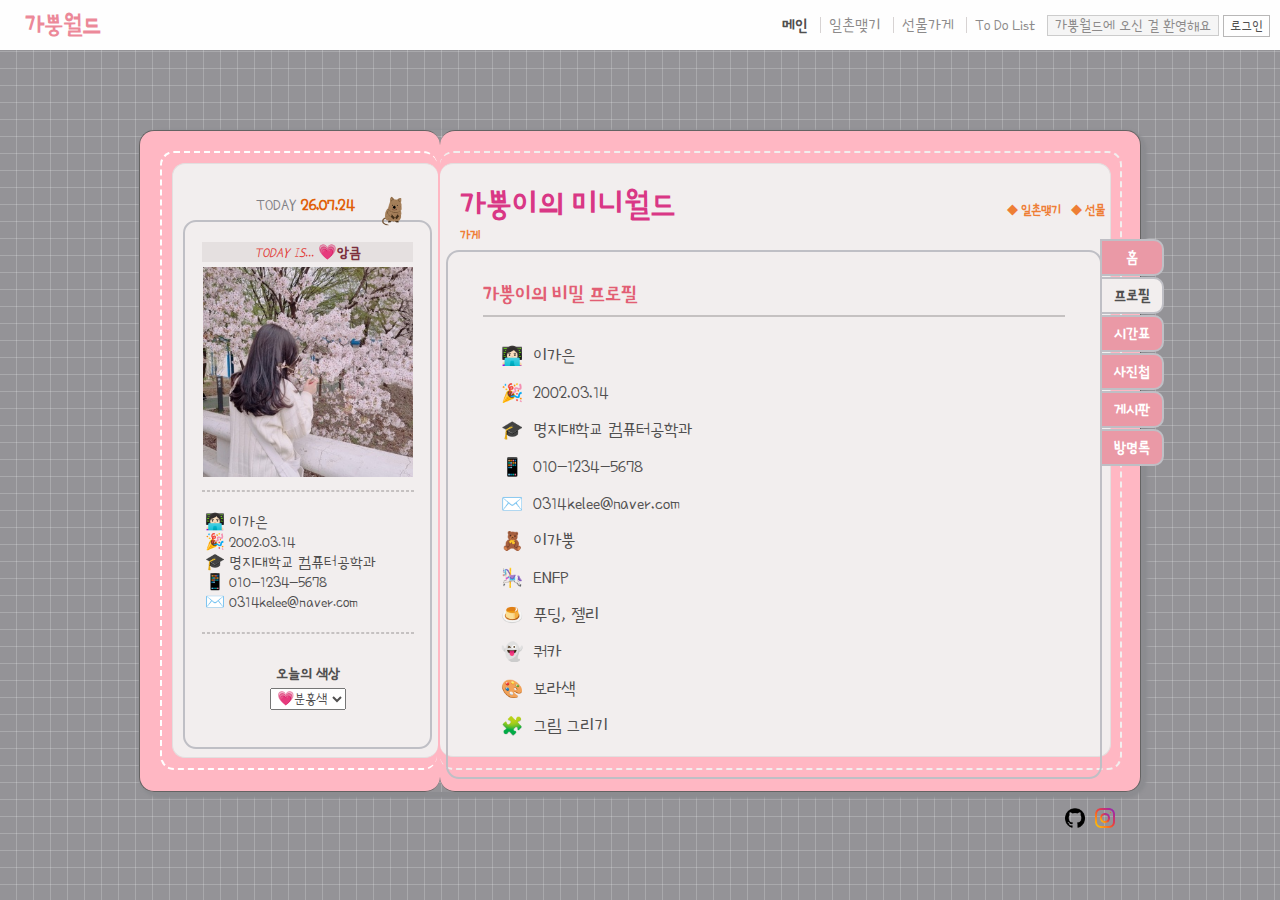
<file: profile/profile.html>
<!DOCTYPE html>
<html lang="ko">
  <head>
    <meta charset="UTF-8" />
    <meta http-equiv="X-UA-Compatible" content="IE=edge" />
    <meta name="viewport" content="width=device-width, initial-scale=1.0" />
    <title>가뿡월드</title>
    <style>
      @import url("https://fonts.googleapis.com/css2?family=Poor+Story&display=swap");
    </style>
    <link rel="shortcut icon" href="../img/logo.ico" />
    <link rel="stylesheet" href="../main/main.css" />
    <link rel="stylesheet" href="./profile.css" />
    <script src="../main/main.js"></script>
  </head>
  <body>
    <img
      src="../img/quokka.png"
      alt="quokka"
      class="quokkaImg"
      style="position: absolute; width: 25px; top: 11px; left: 110px"
    />
    <div>
      <header>
        <h2>가뿡월드</h2>
        <nav>
          <ul>
            <li>
              <a
                href="../index.html"
                style="font-weight: bold; color: rgb(80, 79, 79)"
                >메인
              </a>
            </li>
            <li>
              <a href="../signup/signup.html">일촌맺기</a>
            </li>
            <li>
              <a href="../giftshop/giftshop.html">선물가게</a>
            </li>
            <li>
              <a href="../todolist/todolist.html">To Do List</a>
            </li>
          </ul>
          <span class="navHistory">가뿡월드에 오신 걸 환영해요</span>
          <button class="navLogin" type="button">로그인</button>
        </nav>
      </header>
      <div class="center">
        <main>
          <section id="profileSection" class="backgroundSection">
            <div class="profileDashed">
              <div class="profileWrap">
                <div class="todayDate">TODAY <span class="date"></span></div>
                <div class="profile">
                  <div>
                    <em>TODAY IS...</em> <span class="heartColor">💗</span
                    ><span>앙큼</span>
                  </div>
                  <img src="../img/profile.jpg" alt="프로필" width="200px" />
                  <hr />
                  <p>
                    👩🏻‍💻 이가은<br />
                    🎉 2002.03.14<br />
                    🎓 명지대학교 컴퓨터공학과<br />
                    📱 010-1234-5678<br />
                    ✉️ 0314kelee@naver.com<br />
                  </p>
                  <hr />
                  <label for="todayColor">오늘의 색상</label>
                  <select
                    name="todayColor"
                    id="todayColor"
                    onchange="changeColor(this)"
                  >
                    <option
                      value="#FF7878"
                      data-color1="#EB5050"
                      data-color2="#CD4646"
                      data-color3="#B93232"
                      data-color4="❤️"
                    >
                      ❤️빨간색
                    </option>
                    <option
                      value="#FFAA28"
                      data-color1="#FF9614"
                      data-color2="#FF8200"
                      data-color3="#D27328"
                      data-color4="🧡"
                    >
                      🧡주황색
                    </option>
                    <option
                      value="#FFCD28"
                      data-color1="#FFB914"
                      data-color2="#FFA500"
                      data-color3="#FF9100"
                      data-color4="💛"
                    >
                      💛노란색
                    </option>
                    <option
                      value="#65C28E"
                      data-color1="#4CA975"
                      data-color2="#389561"
                      data-color3="#2E8B57"
                      data-color4="💚"
                    >
                      💚초록색
                    </option>
                    <option
                      value="#91B9F5"
                      data-color1="#739BE1"
                      data-color2="#557DE1"
                      data-color3="#4169E1"
                      data-color4="💙"
                    >
                      💙파란색
                    </option>
                    <option
                      value="#ccccff"
                      data-color1="#A0A0FF"
                      data-color2="#8C8CFF"
                      data-color3="#7878FF"
                      data-color4="💜"
                    >
                      💜보라색
                    </option>
                    <option
                      value="#ffb7c3"
                      selected
                      data-color1="#ea99a6"
                      data-color2="#db79a5"
                      data-color3="#b66288"
                      data-color4="💗"
                    >
                      💗분홍색
                    </option>
                  </select>
                </div>
              </div>
            </div>
          </section>
          <section id="boardSection" class="backgroundSection">
            <div class="boardDashed">
              <div class="boardWrap">
                <div class="title">
                  <h1>가뿡이의 미니월드</h1>
                  <ul>
                    <li>
                      <a href="../signup/signup.html">
                        <span>◆</span>
                        일촌맺기
                      </a>
                    </li>
                    <li>
                      <a href="../giftshop/giftshop.html">
                        <span>◆</span>
                        선물가게
                      </a>
                    </li>
                  </ul>
                </div>
                <div class="borad">
                  <div>
                    <h3>가뿡이의 비밀 프로필</h3>
                    <hr />
                    <table>
                      <col style="width: 30px" />
                      <tbody>
                        <tr>
                          <td>👩🏻‍💻</td>
                          <td>이가은</td>
                        </tr>
                        <tr>
                          <td>🎉</td>
                          <td>2002.03.14</td>
                        </tr>
                        <tr>
                          <td>🎓</td>
                          <td>명지대학교 컴퓨터공학과</td>
                        </tr>
                        <tr>
                          <td>📱</td>
                          <td>010-1234-5678</td>
                        </tr>
                        <tr>
                          <td>✉️</td>
                          <td>0314kelee@naver.com</td>
                        </tr>
                        <tr>
                          <td>🧸</td>
                          <td>이가뿡</td>
                        </tr>
                        <tr>
                          <td>🎠</td>
                          <td>ENFP</td>
                        </tr>
                        <tr>
                          <td>🍮</td>
                          <td>푸딩, 젤리</td>
                        </tr>
                        <tr>
                          <td>👻</td>
                          <td>쿼카</td>
                        </tr>
                        <tr>
                          <td>🎨</td>
                          <td>보라색</td>
                        </tr>
                        <tr>
                          <td>🧩</td>
                          <td>그림 그리기</td>
                        </tr>
                      </tbody>
                    </table>
                  </div>
                </div>
              </div>
              <div class="menus">
                <div class="menu" onclick="location.href='../index.html'">
                  홈
                </div>
                <div class="clickMenu" onclick="location.href='./profile.html'">
                  프로필
                </div>
                <div
                  class="menu"
                  onclick="location.href='../schedule/schedule.html'"
                >
                  시간표
                </div>
                <div class="menu" onclick="location.href='../photo/photo.html'">
                  사진첩
                </div>
                <div class="menu" onclick="location.href='../board/board.html'">
                  게시판
                </div>
                <div class="menu" onclick="location.href='../guest/guest.html'">
                  방명록
                </div>
              </div>
            </div>
          </section>
        </main>
        <aside>
          <input
            type="button"
            value="가뿡월드 홈"
            onclick="location.href='../index.html'"
          />
          <div>
            <label for="청순">청순</label>
            <progress id="청순" class="progress" value="50" min="0" max="100">
              50%
            </progress>
            <br />
            <label for="앙큼">앙큼</label>
            <progress id="앙큼" class="progress" value="90" min="0" max="100">
              90%
            </progress>
            <br />
            <label for="큐티">큐티</label>
            <progress id="큐티" class="progress" value="70" min="0" max="100">
              70%
            </progress>
            <br />
            <label for="섹시">섹시</label>
            <progress id="섹시" class="progress" value="30" min="0" max="100">
              30%
            </progress>
            <br />
            <hr />
            <table>
              <colgroup span="2" style="width: 120px"></colgroup>
              <tbody>
                <tr>
                  <td>팬 <span>99999</span></td>
                  <td>즐겨찾기 <span>120</span></td>
                </tr>
                <tr>
                  <td>댓글 <span>130</span></td>
                  <td>스크랩 <span>350</span></td>
                </tr>
                <tr>
                  <td colspan="2">소망상자 · 마이앱스 <span>57</span></td>
                </tr>
              </tbody>
            </table>
          </div>
        </aside>
      </div>
      <footer>
        <ul>
          <li>
            <a href="https://github.com/rlotr02" target="_blank">
              <img src="../img/github.png" alt="github" width="30px" />
            </a>
          </li>
          <li>
            <a href="https://www.instagram.com/rlotr.dev" target="_blank">
              <img src="../img/instagram.png" alt="instagram" width="30px" />
            </a>
          </li>
          <li>
            <button class="scrollBtn" onclick="ScrollUp()">
              <img src="../img/up.png" alt="up" width="30px" />
            </button>
          </li>
        </ul>
      </footer>
    </div>
  </body>
</html>
</file>
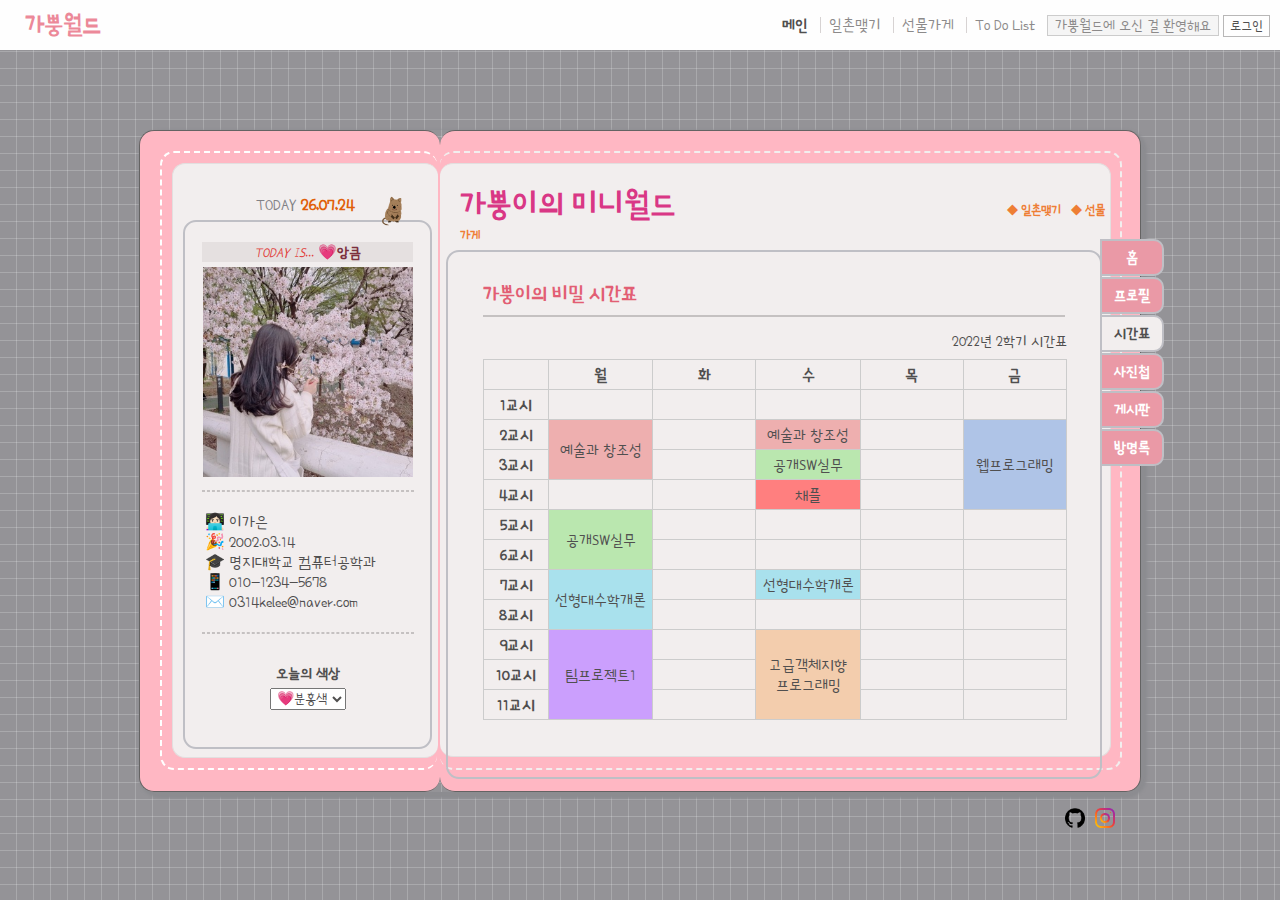
<file: schedule/schedule.html>
<!DOCTYPE html>
<html lang="ko">
  <head>
    <meta charset="UTF-8" />
    <meta http-equiv="X-UA-Compatible" content="IE=edge" />
    <meta name="viewport" content="width=device-width, initial-scale=1.0" />
    <title>가뿡월드</title>
    <style>
      @import url("https://fonts.googleapis.com/css2?family=Poor+Story&display=swap");
    </style>
    <link rel="shortcut icon" href="../img/logo.ico" />
    <link rel="stylesheet" href="../main/main.css" />
    <link rel="stylesheet" href="./schedule.css" />
    <script src="../main/main.js"></script>
  </head>
  <body>
    <img
      src="../img/quokka.png"
      alt="quokka"
      class="quokkaImg"
      style="position: absolute; width: 25px; top: 11px; left: 110px"
    />
    <div>
      <header>
        <h2>가뿡월드</h2>
        <nav>
          <ul>
            <li>
              <a
                href="../index.html"
                style="font-weight: bold; color: rgb(80, 79, 79)"
                >메인
              </a>
            </li>
            <li>
              <a href="../signup/signup.html">일촌맺기</a>
            </li>
            <li>
              <a href="../giftshop/giftshop.html">선물가게</a>
            </li>
            <li>
              <a href="../todolist/todolist.html">To Do List</a>
            </li>
          </ul>
          <span class="navHistory">가뿡월드에 오신 걸 환영해요</span>
          <button class="navLogin" type="button">로그인</button>
        </nav>
      </header>
      <div class="center">
        <main>
          <section id="profileSection" class="backgroundSection">
            <div class="profileDashed">
              <div class="profileWrap">
                <div class="todayDate">TODAY <span class="date"></span></div>
                <div class="profile">
                  <div>
                    <em>TODAY IS...</em> <span class="heartColor">💗</span
                    ><span>앙큼</span>
                  </div>
                  <img src="../img/profile.jpg" alt="프로필" width="200px" />
                  <hr />
                  <p>
                    👩🏻‍💻 이가은<br />
                    🎉 2002.03.14<br />
                    🎓 명지대학교 컴퓨터공학과<br />
                    📱 010-1234-5678<br />
                    ✉️ 0314kelee@naver.com<br />
                  </p>
                  <hr />
                  <label for="todayColor">오늘의 색상</label>
                  <select
                    name="todayColor"
                    id="todayColor"
                    onchange="changeColor(this)"
                  >
                    <option
                      value="#FF7878"
                      data-color1="#EB5050"
                      data-color2="#CD4646"
                      data-color3="#B93232"
                      data-color4="❤️"
                    >
                      ❤️빨간색
                    </option>
                    <option
                      value="#FFAA28"
                      data-color1="#FF9614"
                      data-color2="#FF8200"
                      data-color3="#D27328"
                      data-color4="🧡"
                    >
                      🧡주황색
                    </option>
                    <option
                      value="#FFCD28"
                      data-color1="#FFB914"
                      data-color2="#FFA500"
                      data-color3="#FF9100"
                      data-color4="💛"
                    >
                      💛노란색
                    </option>
                    <option
                      value="#65C28E"
                      data-color1="#4CA975"
                      data-color2="#389561"
                      data-color3="#2E8B57"
                      data-color4="💚"
                    >
                      💚초록색
                    </option>
                    <option
                      value="#91B9F5"
                      data-color1="#739BE1"
                      data-color2="#557DE1"
                      data-color3="#4169E1"
                      data-color4="💙"
                    >
                      💙파란색
                    </option>
                    <option
                      value="#ccccff"
                      data-color1="#A0A0FF"
                      data-color2="#8C8CFF"
                      data-color3="#7878FF"
                      data-color4="💜"
                    >
                      💜보라색
                    </option>
                    <option
                      value="#ffb7c3"
                      selected
                      data-color1="#ea99a6"
                      data-color2="#db79a5"
                      data-color3="#b66288"
                      data-color4="💗"
                    >
                      💗분홍색
                    </option>
                  </select>
                </div>
              </div>
            </div>
          </section>
          <section id="boardSection" class="backgroundSection">
            <div class="boardDashed">
              <div class="boardWrap">
                <div class="title">
                  <h1>가뿡이의 미니월드</h1>
                  <ul>
                    <li>
                      <a href="../signup/signup.html">
                        <span>◆</span>
                        일촌맺기
                      </a>
                    </li>
                    <li>
                      <a href="../giftshop/giftshop.html">
                        <span>◆</span>
                        선물가게
                      </a>
                    </li>
                  </ul>
                </div>
                <div class="borad">
                  <div>
                    <h3>가뿡이의 비밀 시간표</h3>
                    <hr />
                    <table>
                      <caption>
                        2022년 2학기 시간표
                      </caption>
                      <col style="width: 80px" />
                      <colgroup span="5" style="width: 130px"></colgroup>
                      <thead>
                        <tr>
                          <th></th>
                          <th scope="col">월</th>
                          <th scope="col">화</th>
                          <th scope="col">수</th>
                          <th scope="col">목</th>
                          <th scope="col">금</th>
                        </tr>
                      </thead>
                      <tbody>
                        <tr>
                          <th scope="row">1교시</th>
                          <td></td>
                          <td></td>
                          <td></td>
                          <td></td>
                          <td></td>
                        </tr>
                        <tr>
                          <th scope="row">2교시</th>
                          <td rowspan="2" bgcolor="EEAFAF">예술과 창조성</td>
                          <td></td>
                          <td bgcolor="EEAFAF">예술과 창조성</td>
                          <td></td>
                          <td rowspan="3" bgcolor="AFC4E7">웹프로그래밍</td>
                        </tr>
                        <tr>
                          <th scope="row">3교시</th>
                          <td></td>
                          <td bgcolor="BAE7AF">공개SW실무</td>
                          <td></td>
                        </tr>
                        <tr>
                          <th scope="row">4교시</th>
                          <td></td>
                          <td></td>
                          <td bgcolor="FF7F7F">채플</td>
                          <td></td>
                        </tr>
                        <tr>
                          <th scope="row">5교시</th>
                          <td rowspan="2" bgcolor="BAE7AF">공개SW실무</td>
                          <td></td>
                          <td></td>
                          <td></td>
                          <td></td>
                        </tr>
                        <tr>
                          <th scope="row">6교시</th>
                          <td></td>
                          <td></td>
                          <td></td>
                          <td></td>
                        </tr>
                        <tr>
                          <th scope="row">7교시</th>
                          <td rowspan="2" bgcolor="A9E1ED">선형대수학개론</td>
                          <td></td>
                          <td bgcolor="A9E1ED">선형대수학개론</td>
                          <td></td>
                          <td></td>
                        </tr>
                        <tr>
                          <th scope="row">8교시</th>
                          <td></td>
                          <td></td>
                          <td></td>
                          <td></td>
                        </tr>
                        <tr>
                          <th scope="row">9교시</th>
                          <td rowspan="3" bgcolor="CB9FFD">팀프로젝트1</td>
                          <td></td>
                          <td rowspan="3" bgcolor="F3CDAD">
                            고급객체지향<br />프로그래밍
                          </td>
                          <td></td>
                          <td></td>
                        </tr>
                        <tr>
                          <th scope="row">10교시</th>
                          <td></td>
                          <td></td>
                          <td></td>
                        </tr>
                        <tr>
                          <th scope="row">11교시</th>
                          <td></td>
                          <td></td>
                          <td></td>
                        </tr>
                      </tbody>
                    </table>
                  </div>
                </div>
              </div>
              <div class="menus">
                <div class="menu" onclick="location.href='../index.html'">
                  홈
                </div>
                <div
                  class="menu"
                  onclick="location.href='../profile/profile.html'"
                >
                  프로필
                </div>
                <div
                  class="clickMenu"
                  onclick="location.href='./schedule.html'"
                >
                  시간표
                </div>
                <div class="menu" onclick="location.href='../photo/photo.html'">
                  사진첩
                </div>
                <div class="menu" onclick="location.href='../board/board.html'">
                  게시판
                </div>
                <div class="menu" onclick="location.href='../guest/guest.html'">
                  방명록
                </div>
              </div>
            </div>
          </section>
        </main>
        <aside>
          <input
            type="button"
            value="가뿡월드 홈"
            onclick="location.href='../index.html'"
          />
          <div>
            <label for="청순">청순</label>
            <progress id="청순" class="progress" value="50" min="0" max="100">
              50%
            </progress>
            <br />
            <label for="앙큼">앙큼</label>
            <progress id="앙큼" class="progress" value="90" min="0" max="100">
              90%
            </progress>
            <br />
            <label for="큐티">큐티</label>
            <progress id="큐티" class="progress" value="70" min="0" max="100">
              70%
            </progress>
            <br />
            <label for="섹시">섹시</label>
            <progress id="섹시" class="progress" value="30" min="0" max="100">
              30%
            </progress>
            <br />
            <hr />
            <table>
              <colgroup span="2" style="width: 120px"></colgroup>
              <tbody>
                <tr>
                  <td>팬 <span>99999</span></td>
                  <td>즐겨찾기 <span>120</span></td>
                </tr>
                <tr>
                  <td>댓글 <span>130</span></td>
                  <td>스크랩 <span>350</span></td>
                </tr>
                <tr>
                  <td colspan="2">소망상자 · 마이앱스 <span>57</span></td>
                </tr>
              </tbody>
            </table>
          </div>
        </aside>
      </div>
      <footer>
        <ul>
          <li>
            <a href="https://github.com/rlotr02" target="_blank">
              <img src="../img/github.png" alt="github" width="30px" />
            </a>
          </li>
          <li>
            <a href="https://www.instagram.com/rlotr.dev" target="_blank">
              <img src="../img/instagram.png" alt="instagram" width="30px" />
            </a>
          </li>
          <li>
            <button class="scrollBtn" onclick="ScrollUp()">
              <img src="../img/up.png" alt="up" width="30px" />
            </button>
          </li>
        </ul>
      </footer>
    </div>
  </body>
</html>
</file>
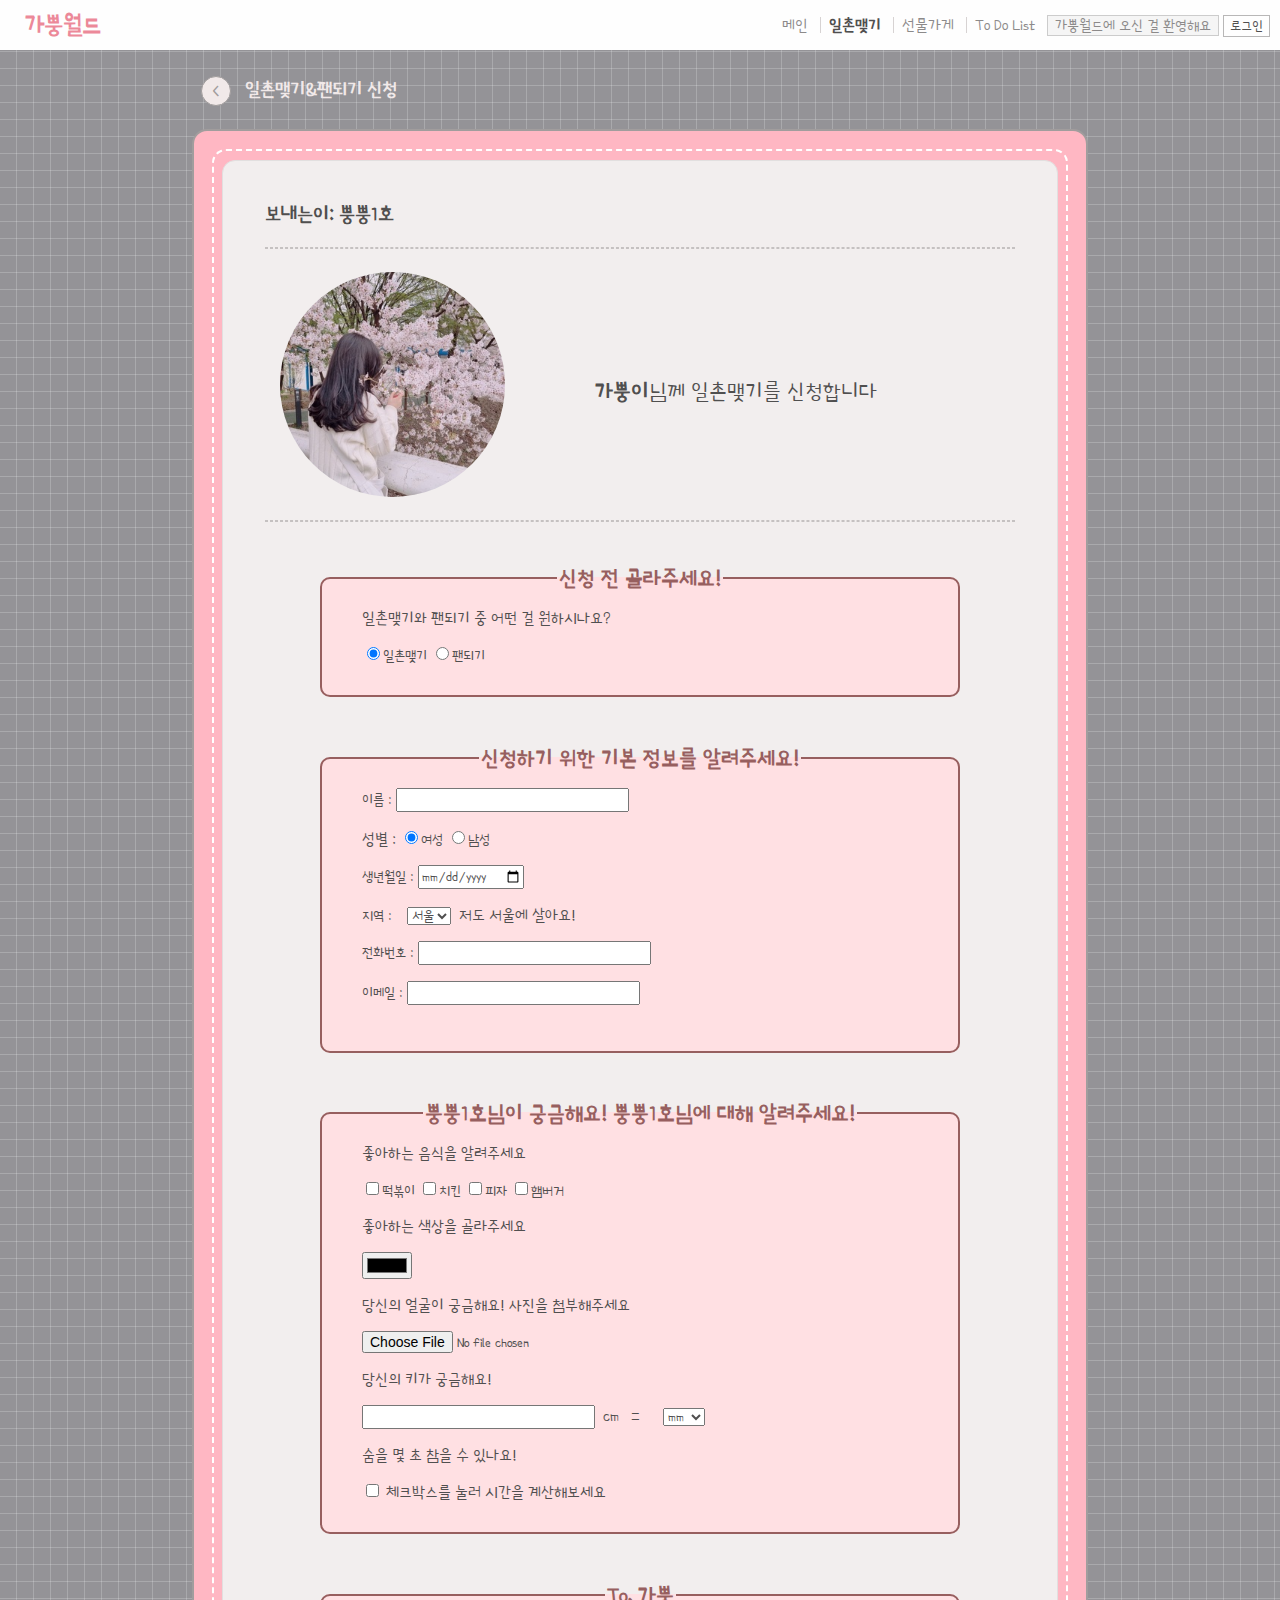
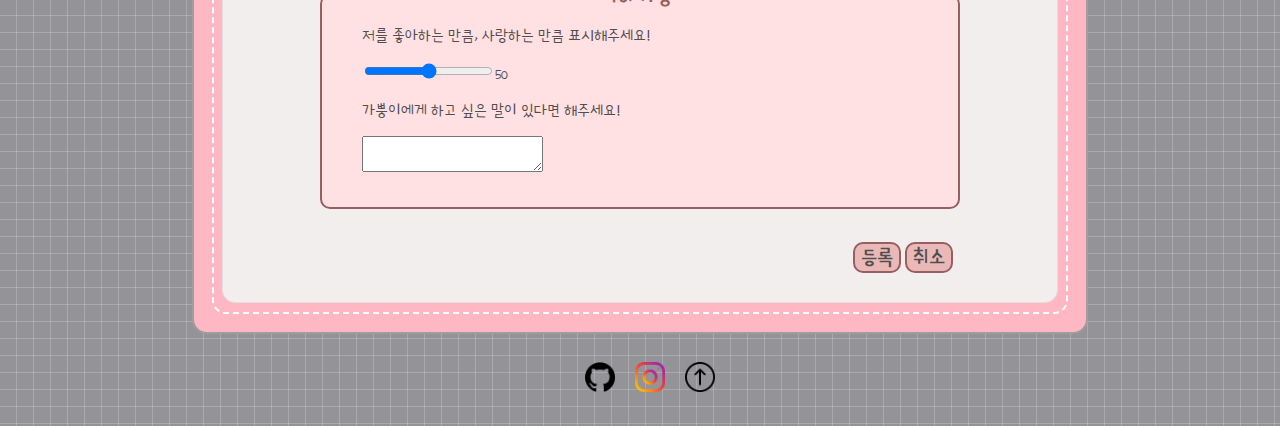
<file: signup/signup.html>
<!DOCTYPE html>
<html lang="ko">
  <head>
    <meta charset="UTF-8" />
    <meta http-equiv="X-UA-Compatible" content="IE=edge" />
    <meta name="viewport" content="width=device-width, initial-scale=1.0" />
    <title>가뿡월드</title>
    <style>
      @import url("https://fonts.googleapis.com/css2?family=Poor+Story&display=swap");
    </style>
    <link rel="shortcut icon" href="../img/logo.ico" />
    <link rel="stylesheet" href="./signup.css" />
    <script src="./signup.js"></script>
  </head>
  <body>
    <header>
      <h2>가뿡월드</h2>
      <nav>
        <ul>
          <li>
            <a href="../index.html">메인</a>
          </li>
          <li>
            <a
              href="./signup.html"
              style="font-weight: bold; color: rgb(80, 79, 79)"
              >일촌맺기
            </a>
          </li>
          <li>
            <a href="../giftshop/giftshop.html">선물가게</a>
          </li>
          <li>
            <a href="../todolist/todolist.html">To Do List</a>
          </li>
        </ul>
        <span class="navHistory">가뿡월드에 오신 걸 환영해요</span>
        <button class="navLogin" type="button">로그인</button>
      </nav>
    </header>
    <main>
      <section class="prevSection">
        <input
          type="button"
          value="<"
          onclick="location.href='../index.html'"
        />
        <h3>일촌맺기&팬되기 신청</h3>
      </section>
      <div class="colorDiv">
        <div class="dashDiv">
          <div class="wrapDiv">
            <section class="nameSection">
              <p>보내는이: <span>뿡뿡1호</span></p>
              <hr />
              <div class="flexDiv">
                <img src="../img/profile.jpg" alt="프로필사진" />
                <span id="output">
                  <strong>가뿡이</strong>님께 일촌맺기를 신청합니다</span
                >
              </div>
              <hr />
            </section>
            <section class="formSection">
              <form>
                <fieldset>
                  <legend>신청 전 골라주세요!</legend>
                  <p>일촌맺기와 팬되기 중 어떤 걸 원하시나요?</p>
                  <label>
                    <input
                      type="radio"
                      name="choice"
                      value="일촌맺기"
                      checked
                    />일촌맺기
                  </label>
                  <label>
                    <input type="radio" name="choice" value="팬되기" />팬되기
                  </label>
                </fieldset>
                <br />
                <fieldset>
                  <legend>신청하기 위한 기본 정보를 알려주세요!</legend>
                  <p>
                    <label for="text">이름 : </label>
                    <input type="text" id="text" />
                  </p>
                  <p>
                    성별 :
                    <label>
                      <input
                        type="radio"
                        name="gender"
                        value="woman"
                        checked
                      />여성
                    </label>
                    <label>
                      <input type="radio" name="gender" value="man" />남성
                    </label>
                  </p>
                  <p>
                    <label for="date">생년월일 : </label>
                    <input type="date" id="date" />
                  </p>
                  <p>
                    <label for="city">지역 : </label>
                    <select name="city" id="city">
                      <option value="서울" selected>서울</option>
                      <option value="경기">경기</option>
                      <option value="인천">인천</option>
                      <option value="대구">대구</option>
                      <option value="부산">부산</option>
                    </select>
                    &nbsp;<span id="textCity">저도 서울에 살아요!</span>
                  </p>
                  <p>
                    <label for="tel">전화번호 : </label>
                    <input type="tel" id="tel" />
                  </p>
                  <p>
                    <label for="email">이메일 : </label>
                    <input type="email" id="email" />
                  </p>
                </fieldset>
                <br />
                <fieldset>
                  <legend>
                    뿡뿡1호님이 궁금해요! 뿡뿡1호님에 대해 알려주세요!
                  </legend>
                  <div>
                    <p>좋아하는 음식을 알려주세요</p>
                    <label>
                      <input
                        type="checkbox"
                        name="food"
                        value="tteokbokki"
                      />떡볶이
                    </label>
                    <label>
                      <input type="checkbox" name="food" value="chicken" />치킨
                    </label>
                    <label>
                      <input type="checkbox" name="food" value="pizza" />피자
                    </label>
                    <label>
                      <input
                        type="checkbox"
                        name="food"
                        value="hamburger"
                      />햄버거
                    </label>
                  </div>
                  <div>
                    <p>좋아하는 색상을 골라주세요</p>
                    <label><input type="color" /></label>
                  </div>
                  <div>
                    <p>당신의 얼굴이 궁금해요! 사진을 첨부해주세요</p>
                    <label><input type="file" /></label>
                  </div>
                  <div>
                    <p>당신의 키가 궁금해요!</p>
                    <input type="text" class="cmHeight" />
                    <span>&nbsp;cm &nbsp;&nbsp;= &nbsp;</span>
                    <span class="textHeight"></span>
                    <select name="heights" class="heights">
                      <option value="10">mm</option>
                      <option value="0.01">m</option>
                      <option value="0.393701">inch</option>
                    </select>
                  </div>
                  <div>
                    <p>숨을 몇 초 참을 수 있나요!</p>
                    <input type="checkbox" class="time" />
                    <span>체크박스를 눌러 시간을 계산해보세요 &nbsp;</span>
                    <strong class="timer"></strong>
                  </div>
                </fieldset>
                <br />
                <fieldset>
                  <legend>To. 가뿡</legend>
                  <div>
                    <p>저를 좋아하는 만큼, 사랑하는 만큼 표시해주세요!</p>
                    <label>
                      <input
                        type="range"
                        name="love"
                        min="1"
                        max="100"
                        onchange="result.value=this.value"
                      /><output name="result" for="range">50</output>
                    </label>
                  </div>
                  <div>
                    <p>가뿡이에게 하고 싶은 말이 있다면 해주세요!</p>
                    <label for="letter">
                      <textarea id="letter" name="letter"></textarea>
                      <h1 class="countText"></h1>
                    </label>
                  </div>
                </fieldset>
                <br />
                <div class="buttonDiv">
                  <input
                    type="submit"
                    value="등록"
                    class="button"
                    id="submit"
                  />
                  <input type="reset" value="취소" class="button" />
                </div>
                <br />
                <br />
                <br />
              </form>
            </section>
          </div>
        </div>
      </div>
    </main>
    <footer>
      <ul>
        <li>
          <a href="https://github.com/rlotr02" target="_blank">
            <img src="../img/github.png" alt="github" width="30px" />
          </a>
        </li>
        <li>
          <a href="https://www.instagram.com/rlotr.dev" target="_blank">
            <img src="../img/instagram.png" alt="instagram" width="30px" />
          </a>
        </li>
        <li>
          <button class="scrollBtn" onclick="ScrollUp()">
            <img src="../img/up.png" alt="up" width="30px" />
          </button>
        </li>
      </ul>
    </footer>
  </body>
</html>
</file>
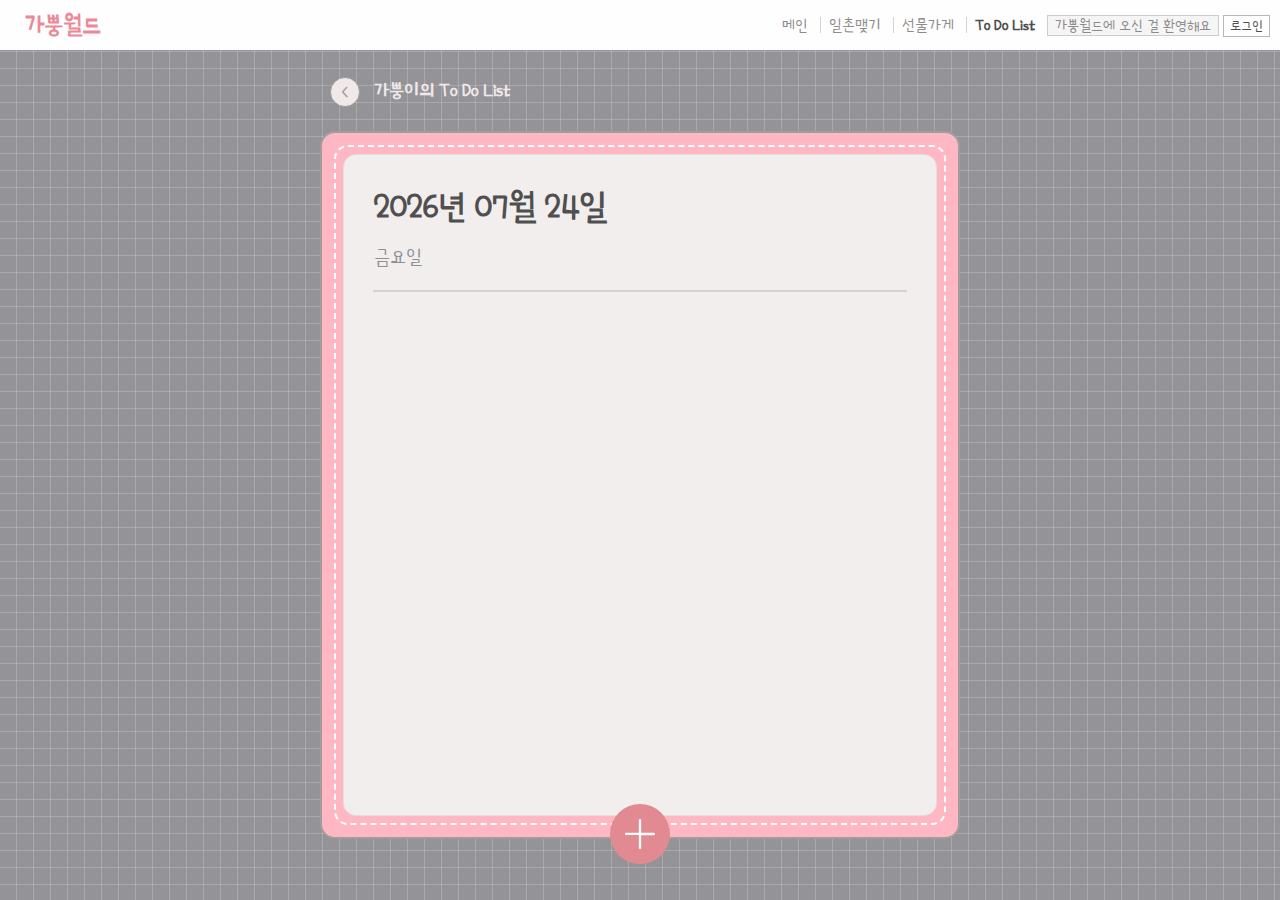
<file: todolist/todolist.html>
<!DOCTYPE html>
<html lang="ko">
  <head>
    <meta charset="UTF-8" />
    <meta http-equiv="X-UA-Compatible" content="IE=edge" />
    <meta name="viewport" content="width=device-width, initial-scale=1.0" />
    <title>가뿡월드</title>
    <style>
      @import url("https://fonts.googleapis.com/css2?family=Poor+Story&display=swap");
    </style>
    <link rel="shortcut icon" href="../img/logo.ico" />
    <link rel="stylesheet" href="./todolist.css" />
    <script src="./todolist.js"></script>
  </head>
  <body>
    <header>
      <h2>가뿡월드</h2>
      <nav>
        <ul>
          <li>
            <a href="../index.html">메인 </a>
          </li>
          <li>
            <a href="../signup/signup.html">일촌맺기</a>
          </li>
          <li>
            <a href="../giftshop/giftshop.html">선물가게</a>
          </li>
          <li>
            <a
              href="../todolist/todolist.html"
              style="font-weight: bold; color: rgb(80, 79, 79)"
              >To Do List
            </a>
          </li>
        </ul>
        <span class="navHistory">가뿡월드에 오신 걸 환영해요</span>
        <button class="navLogin" type="button">로그인</button>
      </nav>
    </header>
    <main>
      <section class="prevSection">
        <input
          type="button"
          value="<"
          onclick="location.href='../index.html'"
        />
        <h3>가뿡이의 To Do List</h3>
      </section>
      <div class="colorDiv">
        <div class="dashDiv">
          <div class="wrapDiv">
            <section class="todoSection">
              <div class="todayDate"></div>
              <div class="todayWeek"></div>
              <hr />
              <div class="todolist"></div>
            </section>
            <div class="todoDiv" style="display: none">
              <input
                class="todoCreate"
                type="text"
                placeholder="할 일을 입력한 후, Enter를 누르세요"
              />
            </div>
          </div>
        </div>
      </div>
      <button class="addBtn"><img src="../img/plus.svg" alt="plus" /></button>
    </main>
  </body>
</html>
</file>
<file: main/main.css>
body {
  margin: 0;
  padding: 0;
  width: 100%;
  font-family: "Poor Story", cursive;
  font-size: 16px;
  font-weight: 400;
  font-style: normal;
  color: rgb(80, 79, 79);
  background-color: #949397;
  background-image: linear-gradient(
      0deg,
      transparent 16px,
      rgb(255, 255, 255, 0.4) 17px
    ),
    linear-gradient(90deg, transparent 16px, rgb(255, 255, 255, 0.4) 17px);
  background-size: 17px 17px;
}

body::-webkit-scrollbar {
  width: 12px;
  height: 12px;
}

body::-webkit-scrollbar-thumb {
  background: #f3e0e3;
  border-radius: 10px;
}

body::-webkit-scrollbar-track {
  background: transparent;
}

button,
input,
select {
  font-family: "Poor Story", cursive;
  font-size: 14px;
  font-weight: 400;
  font-style: normal;
  color: rgb(80, 79, 79);
}

button:hover,
input:hover,
a:hover {
  cursor: pointer;
}

a {
  text-decoration: none;
}

::placeholder {
  color: rgb(189, 192, 195);
}

:-ms-input-placeholder {
  color: rgb(189, 192, 195);
}

::-ms-input-placeholder {
  color: rgb(189, 192, 195);
}

ul {
  list-style-type: none;
}

header {
  display: flex;
  justify-content: space-between;
  height: 50px;
  line-height: 50px;
  background-color: #fefefe;
  padding: 0 10px 0 25px;
}

header h2,
a {
  margin: 0;
  color: #ec8999;
}

nav ul {
  display: inline;
}

nav li {
  display: inline;
  border-left: 1px solid #d7d3d3;
  padding: 0px 8px 0px 8px;
}

nav li:first-child {
  border-left: none;
}

nav a {
  color: rgb(140, 138, 138);
}

nav a:hover {
  color: rgb(80, 79, 79);
}

nav span {
  border: 1px solid #ccc;
  background-color: #f5f5f5;
  font-size: 15px;
  color: rgb(140, 138, 138);
  padding: 2px 7px 2px 7px;
}

nav button {
  border: 1px solid rgb(184, 183, 183);
  background-color: transparent;
}

.center {
  display: flex;
  justify-content: center;
  margin-top: 80px;
}

main {
  display: flex;
  float: left;
  border-radius: 18px;
  box-shadow: 3px 3px 3px 3px #8c8c90;
}

.backgroundSection {
  background-color: #ffb7c3;
}

#profileSection {
  width: 300px;
  height: 660px;
  border: 1px solid rgb(100, 99, 99);
  border-right: none;
  border-radius: 15px;
}

.profileDashed {
  margin: 20px 0 0 20px;
  width: 275px;
  height: 615px;
  border: 2px dashed white;
  border-right: none;
  border-radius: 14px;
}

.profileWrap {
  margin: 10px 0 0 10px;
  width: 265px;
  height: 593px;
  border: 1px solid rgb(226, 223, 223);
  border-right: none;
  border-radius: 13px;
  background-color: #f2eeee;
}

.todayDate {
  text-align: center;
  color: #818186;
  margin-top: 30px;
}

.date {
  color: #e05f09;
  font-size: 17px;
  font-weight: bold;
}

.profile {
  text-align: center;
  margin: 5px 10px;
  width: 245px;
  height: 525px;
  border: 2px solid #bfbfc5;
  border-radius: 13px;
}

.profile div {
  margin: 20px 17px 5px 17px;
  background-color: rgb(229, 224, 224);
}

.profile em {
  font-size: 14px;
  color: #e1413c;
}

.profile span {
  font-size: 15px;
  font-weight: bold;
  color: #7c303e;
}

.profile img {
  width: 210px;
}

.profile hr {
  border: 1px dashed rgb(197, 193, 193);
  width: 210px;
}

.profile p {
  text-align: left;
  margin: 20px 0 20px 20px;
}

.profile label {
  display: block;
  margin-top: 30px;
  font-size: 15px;
  font-weight: bold;
}

.profile select {
  margin-top: 5px;
  padding: 2px;
}

#boardSection {
  width: 700px;
  height: 660px;
  border: 1px solid rgb(100, 99, 99);
  border-left: none;
  border-radius: 15px;
}

.boardDashed {
  margin: 20px 20px 0 0;
  width: 680px;
  height: 615px;
  border: 2px dashed #f2eeee;
  border-left: none;
  border-radius: 14px;
}

.boardWrap {
  margin: 10px 10px 0 0;
  width: 670px;
  height: 592px;
  border: 1px solid rgb(226, 223, 223);
  border-left: none;
  border-radius: 13px;
  background-color: #f2eeee;
}

.title {
  margin: 20px 0 0 20px;
}

.title h1 {
  display: inline;
  color: #d93785;
  margin-right: 280px;
}

.title ul {
  display: inline;
  font-size: 13px;
  font-weight: bold;
}

.title li {
  display: inline;
  margin-left: 7px;
}

.title a {
  color: #ee650ad0;
}

.title a:hover {
  color: #cc0784;
}

.title span {
  font-size: 11px;
}

.borad {
  display: flex;
  flex-wrap: wrap;
  margin: 6px 6px;
  width: 652px;
  height: 525px;
  border: 2px solid #bfbfc5;
  border-radius: 13px;
}

.menus {
  position: absolute;
  margin-left: 660px;
  top: 239px;
}

.clickMenu {
  width: 60px;
  height: 33px;
  text-align: center;
  font-size: 15px;
  font-weight: bold;
  line-height: 33px;
  border: 2px solid #bfbfc5;
  border-radius: 0 10px 10px 0;
  background-color: #f2eeee;
  color: rgb(80, 79, 79);
  margin-bottom: 1px;
}

.clickMenu:hover {
  cursor: pointer;
}

.menu {
  width: 60px;
  height: 33px;
  text-align: center;
  font-size: 15px;
  font-weight: bold;
  line-height: 33px;
  border: 2px solid #bfbfc5;
  border-radius: 0 10px 10px 0;
  background-color: #ea99a6;
  color: #fff;
  margin-bottom: 1px;
}

.menu:hover {
  cursor: pointer;
}

aside {
  float: left;
  margin-left: 80px;
}

aside input {
  width: 230px;
  height: 30px;
  border-radius: 5px;
  border: 2px solid #b66288;
  background-color: #db79a5;
  color: #fff;
  font-size: 15px;
  font-weight: bold;
}

aside div {
  margin-top: 10px;
  padding-top: 10px;
  width: 230px;
  height: 185px;
  background-color: #f2eeee;
}

aside label {
  margin: 17px;
  font-weight: bold;
  color: rgb(140, 138, 138);
}

.progress {
  appearance: none;
  width: 150px;
  height: 12px;
  margin: 2.1px;
}

.progress::-webkit-progress-bar {
  background: #f2eeee;
  border-radius: 5px;
}

.progress::-webkit-progress-value {
  border-radius: 5px;
  background: #debbc68c;
}

aside hr {
  border: 1px dashed rgb(197, 193, 193);
  width: 210px;
}

aside table {
  margin: 10px;
}

aside td {
  border: none;
  text-align: left;
}

aside span {
  color: #e05f09;
  font-weight: bold;
}

footer {
  display: flex;
  justify-content: center;
  margin-left: 560px;
}

footer li {
  float: left;
  margin-right: 10px;
}

footer img {
  width: 20px;
}

.scrollBtn {
  display: none;
  padding: 0;
  background-color: transparent;
  border: none;
}

@media (max-width: 1330px) {
  aside {
    display: none;
  }

  footer {
    margin-left: 880px;
  }
}

@media (max-width: 1060px) {
  .quokkaImg {
    display: none;
  }

  main {
    box-shadow: none;
    flex-direction: column;
  }

  #profileSection {
    width: 298px;
    height: 600px;
    border-right: 1px solid rgb(100, 99, 99);
  }

  .profileDashed {
    height: 575px;
    margin: 10px 10px;
    border-right: 2px dashed white;
  }

  .profileWrap {
    margin: 8px 8px;
    width: 258px;
    height: 557px;
    border-right: 1px solid rgb(226, 223, 223);
  }

  .todayDate {
    text-align: center;
    color: #818186;
    margin-top: 15px;
  }

  .profile {
    margin: 5px 10px;
    width: 235px;
    height: 503px;
  }

  .profile label {
    margin-top: 15px;
  }

  .title {
    margin: 0 0 0 20px;
  }

  .title h1 {
    display: flex;
    margin-right: 0px;
  }

  .title ul {
    padding: 0;
  }

  .title li {
    margin-left: 0px;
  }

  .menus {
    position: absolute;
    margin-left: 263px;
    top: 880px;
  }

  .clickMenu {
    width: 40px;
    height: 25px;
    font-size: 10px;
    line-height: 25px;
    border-radius: 0 8px 8px 0;
    margin-bottom: 1px;
  }

  .menu {
    width: 40px;
    height: 25px;
    font-size: 10px;
    line-height: 25px;
    border-radius: 0 8px 8px 0;
    margin-bottom: 1px;
  }

  footer {
    margin-left: 170px;
  }

  .scrollBtn {
    display: flex;
  }
}

@media (max-width: 650px) {
  nav span {
    display: none;
  }

  nav button {
    display: none;
  }
}

@media (max-width: 600px) {
  nav span {
    display: none;
  }

  nav button {
    display: none;
  }
}

@media (max-width: 500px) {
  .center {
    margin-top: 60px;
  }
}

@media (max-width: 450px) {
  body {
    font-size: 13px;
  }

  .center {
    margin-top: 50px;
  }
}

@media (max-width: 400px) {
  .center {
    margin-top: 40px;
  }
}

@media (max-width: 375px) {
  body {
    font-size: 12px;
  }

  .center {
    margin-top: 40px;
  }
}

@media (max-width: 360px) {
  body {
    font-size: 11px;
  }

  .center {
    margin-top: 28px;
  }
}

@media (max-width: 340px) {
  body {
    font-size: 10px;
  }

  .center {
    margin-top: 20px;
  }
}
</file>
<file: index.css>
.borad div {
  margin: 20px 20px 0 30px;
}

.borad h3 {
  font-size: 20px;
  margin: 0 auto;
  color: #e25e74;
}

.borad hr {
  width: 270px;
  margin-left: 0;
  border: 1px solid rgb(197, 193, 193);
}

.borad p {
  font-weight: bold;
  margin: 10px 0;
}

.borad span h3 {
  display: inline;
  padding: 5px 20px;
  border: 2px solid rgb(197, 193, 193);
  border-radius: 8px 8px 0 0;
  border-bottom: none;
}

.borad span hr {
  margin: 0px;
  margin-left: 103px;
  border: 1px solid rgb(197, 193, 193);
  width: 489px;
}

.borad table {
  margin-right: 8px;
  border-collapse: collapse;
}

.borad caption {
  margin: 2px 0;
  text-align: right;
  font-size: 13px;
}

.borad table,
th,
td {
  border: 1px solid #ccc;
  text-align: center;
}

@media (max-width: 1060px) {
  #boardSection {
    margin-top: -1px;
    width: 298px;
    height: 720px;
    border-left: 1px solid rgb(100, 99, 99);
  }

  .boardDashed {
    width: 275px;
    height: 696px;
    margin: 10px 10px;
    border-left: 2px dashed white;
  }

  .boardWrap {
    margin: 8px 8px;
    width: 258px;
    height: 678px;
    border-left: 1px solid rgb(226, 223, 223);
  }

  .borad {
    margin: 10px 3px;
    width: 249px;
    height: 570px;
  }

  .borad div {
    margin: 10px 10px 0 15px;
  }

  .borad h3 {
    font-size: 15px;
  }

  .borad hr {
    width: 218px;
  }

  .borad p {
    font-size: 13px;
    margin-left: 3px;
  }

  .borad span h3 {
    padding: 5px 13px;
  }

  .borad span hr {
    margin-top: 2px;
    margin-left: 73px;
    width: 145px;
  }

  .borad table {
    margin-right: 5px;
    font-size: 10px;
  }

  .borad caption {
    font-size: 10px;
  }

  .borad table,
  th,
  td {
    border: 1px solid #ccc;
    text-align: center;
  }
}
</file>
<file: board/board.css>
.borad > div {
  margin: 30px 20px 0 35px;
}

.borad h3 {
  font-size: 20px;
  margin: 0 auto;
  color: #e25e74;
}

.borad hr {
  width: 580px;
  margin-left: 0;
  border: 1px solid rgb(197, 193, 193);
}

.borad table {
  margin-top: 20px;
  border-collapse: collapse;
}

.borad tr {
  height: 40px;
  border-top: 1px solid #ccc;
  border-bottom: 1px solid #ccc;
}

.borad tr img {
  margin-top: 8px;
  margin-left: 8px;
  width: 17px;
}

.borad th {
  text-align: left;
}

.borad td {
  color: rgb(132, 132, 132);
}

.addwrite {
  border: none;
  background: transparent;
  margin-top: 13px;
  float: right;
}

.addwrite:hover {
  cursor: pointer;
}

.addwrite img {
  float: left;
}

.writeDiv {
  float: left;
}

input[type="text"] {
  display: flex;
  margin: auto;
  margin-top: 10px;
  font-size: 18px;
  width: 490px;
  border-radius: 50px;
  border: 1px solid #ccc;
  padding-left: 10px;
}

button:hover {
  cursor: pointer;
}

input[type="checkbox"] {
  appearance: none;
  margin-top: 9px;
  margin-left: 8px;
  width: 17px;
  height: 16px;
  background-image: url("../img/heart.svg");
  background-repeat: no-repeat;
  background-position: center;
  background-size: 17px;
  cursor: pointer;
}

input[type="checkbox"]:checked {
  background-image: url("../img/heartfill.svg");
}

.table {
  height: 390px;
  overflow: auto;
}

.table::-webkit-scrollbar {
  width: 0px;
}

.table::-webkit-scrollbar-thumb,
.table::-webkit-scrollbar-track {
  background: transparent;
}

@media (max-width: 1060px) {
  #boardSection {
    margin-top: -1px;
    width: 298px;
    height: 480px;
    border-left: 1px solid rgb(100, 99, 99);
  }

  .boardDashed {
    width: 275px;
    height: 456px;
    margin: 10px 10px;
    border-left: 2px dashed white;
  }

  .boardWrap {
    margin: 8px 8px;
    width: 258px;
    height: 437px;
    border-left: 1px solid rgb(226, 223, 223);
  }

  .borad {
    margin: 10px 3px;
    width: 249px;
    height: 330px;
  }

  .borad > div {
    margin: 13px 10px 0 15px;
  }

  .borad h3 {
    font-size: 15px;
  }

  .borad hr {
    width: 218px;
  }

  .borad table {
    margin-top: 10px;
    font-size: 10px;
  }

  .borad tr {
    height: 20px;
  }

  .borad tr img {
    margin-top: 5px;
    margin-left: 3px;
    width: 10px;
  }

  input[type="text"] {
    margin-top: 15px;
    font-size: 12px;
    width: 158px;
  }

  input[type="checkbox"] {
    margin-top: 5px;
    margin-left: 3px;
    width: 10px;
    height: 9px;
    background-size: 10px;
  }

  .addwrite img {
    width: 15px;
    margin-top: 3px;
  }

  .addwrite span {
    font-size: 10px;
  }

  .table {
    height: 230px;
  }
}
</file>
<file: giftshop/giftshop.css>
body {
  margin: 0;
  padding: 0;
  font-family: "Poor Story", cursive;
  font-size: 16px;
  font-weight: 400;
  font-style: normal;
  color: rgb(80, 79, 79);
  background-color: #949397;
  background-image: linear-gradient(
      0deg,
      transparent 16px,
      rgb(255, 255, 255, 0.4) 17px
    ),
    linear-gradient(90deg, transparent 16px, rgb(255, 255, 255, 0.4) 17px);
  background-size: 17px 17px;
}

body::-webkit-scrollbar {
  width: 12px;
}

body::-webkit-scrollbar-thumb {
  background: #c7b7ff;
  border-radius: 10px;
}

body::-webkit-scrollbar-track {
  background: transparent;
}

button,
input,
select {
  font-family: "Poor Story", cursive;
  font-size: 14px;
  font-weight: 400;
  font-style: normal;
  color: rgb(80, 79, 79);
}

.scrollBtn {
  padding: 0;
  background-color: transparent;
  border: none;
}

button:hover,
input:hover,
a:hover {
  cursor: pointer;
}

a {
  text-decoration: none;
}

ul {
  list-style-type: none;
}

header {
  display: flex;
  justify-content: space-between;
  height: 50px;
  line-height: 50px;
  background-color: #fefefe;
  padding: 0 10px 0 25px;
}

header h2,
a {
  margin: 0;
  color: #ec8999;
}

nav ul {
  display: inline;
}

nav li {
  display: inline;
  border-left: 1px solid #d7d3d3;
  padding: 0px 8px 0px 8px;
}

nav li:first-child {
  border-left: none;
}

nav a {
  color: rgb(140, 138, 138);
}

nav a:hover {
  color: rgb(80, 79, 79);
}

nav span {
  border: 1px solid #ccc;
  background-color: #f5f5f5;
  font-size: 15px;
  color: rgb(140, 138, 138);
  padding: 2px 7px 2px 7px;
}

nav button {
  border: 1px solid rgb(184, 183, 183);
  background-color: transparent;
}

main {
  margin: 0 20% 0 20%;
}

.prevSection {
  margin: 1%;
}

.prevSection input {
  box-sizing: border-box;
  width: 30px;
  height: 30px;
  border-radius: 50%;
  border: 1px solid rgb(161, 157, 157);
  background-color: #f1e9e9;
  color: rgb(161, 157, 157);
  font-weight: bold;
}

.prevSection input:active {
  background-color: #e2c0c0;
}

.prevSection h3 {
  color: #f1e9e9;
  display: inline-block;
  margin-left: 10px;
}

.colorDiv {
  box-sizing: border-box;
  border: 2px solid rgb(161, 157, 157);
  border-radius: 15px;
  background-image: url("../img/background.jpg");
  background-position: left top;
  background-attachment: local;
}

.dashDiv {
  box-sizing: border-box;
  margin: 2%;
  border: 2px dashed white;
  border-radius: 14px;

  background-color: rgb(255, 226, 251);
  animation-name: bgchange;
  animation-duration: 10s;
  animation-iteration-count: infinite;
  animation-fill-mode: forwards;
}

@keyframes bgchange {
  0% {
    background-color: rgb(233, 191, 191);
  }
  10% {
    background-color: rgb(244, 199, 117);
  }
  25% {
    background-color: rgb(241, 241, 165);
  }
  40% {
    background-color: rgb(188, 244, 188);
  }
  50% {
    background-color: rgb(198, 188, 244);
  }
  60% {
    background-color: rgb(188, 244, 188);
  }
  75% {
    background-color: rgb(241, 241, 165);
  }
  90% {
    background-color: rgb(244, 199, 117);
  }
  100% {
    background-color: rgb(233, 191, 191);
  }
}

.wrapDiv {
  box-sizing: border-box;
  margin: 1%;
  border: 1px solid rgb(226, 223, 223);
  border-radius: 13px;
  background-color: #f2eeee;
  padding: 20px;
}

.wrapDiv > a img {
  margin-right: 13px;
  border-radius: 15px;
  height: 300px;
}

.wrapDiv img:hover {
  filter: brightness(0.5);
}

.gridContainer {
  box-sizing: border-box;
  display: grid;
  grid-template-columns: repeat(auto-fill, minmax(200px, 1fr));
  grid-gap: 16px;
}

.gridContainer img {
  width: 100%;
  height: auto;
  border-radius: 15px;
}

.gridContainer p {
  margin: 5px;
  color: rgb(80, 79, 79);
  font-size: 25px;
  font-weight: bold;
}

p[title="noBold"] {
  font-weight: 400;
}

.gridContainer span {
  font-size: 19px;
  margin-right: 5px;
}

footer {
  display: flex;
  justify-content: center;
  margin: 1%;
}

footer li {
  float: left;
  margin-right: 20px;
}

footer img {
  width: 30px;
}

@media (max-width: 713px) {
  main {
    margin: 0 15% 0 15%;
  }
}

@media (max-width: 650px) {
  nav span {
    display: none;
  }

  nav button {
    display: none;
  }
}

@media (max-width: 600px) {
  .prevSection input {
    width: 20px;
    height: 20px;
  }

  button,
  input,
  select {
    font-size: 10px;
    margin-left: 2%;
  }

  main {
    margin: 0 10% 0 10%;
  }
}

@media (max-width: 450px) {
  body {
    font-size: 13px;
  }
}

@media (max-width: 375px) {
  main {
    margin: 0 5% 0 5%;
  }

  body {
    font-size: 12px;
  }
}

@media (max-width: 360px) {
  body {
    font-size: 11px;
  }
}

@media (max-width: 340px) {
  body {
    font-size: 10px;
  }
}
</file>
<file: guest/guest.css>
.borad > div {
  margin: 30px 20px 0 35px;
}

.borad h3 {
  font-size: 20px;
  margin: 0 auto;
  color: #e25e74;
}

.borad hr {
  width: 580px;
  margin-left: 0;
  border: 1px solid rgb(197, 193, 193);
}

.borad table {
  margin-top: 20px;
  border-collapse: collapse;
}

.borad tr {
  height: 40px;
  border-top: 1px solid #ccc;
  border-bottom: 1px solid #ccc;
}

.borad tr img {
  margin-top: 8px;
  margin-left: 8px;
  width: 17px;
}

.borad th {
  text-align: left;
}

.borad td {
  color: rgb(132, 132, 132);
}

.addwrite {
  border: none;
  background: transparent;
  margin-top: 13px;
  float: right;
}

.addwrite:hover {
  cursor: pointer;
}

.addwrite img {
  float: left;
}

.writeDiv {
  float: left;
}

input[type="text"] {
  display: flex;
  margin: auto;
  margin-top: 10px;
  font-size: 18px;
  width: 490px;
  border-radius: 50px;
  border: 1px solid #ccc;
  padding-left: 10px;
}

button:hover {
  cursor: pointer;
}

input[type="checkbox"] {
  appearance: none;
  margin-top: 9px;
  margin-left: 8px;
  width: 17px;
  height: 16px;
  background-image: url("../img/heart.svg");
  background-repeat: no-repeat;
  background-position: center;
  background-size: 17px;
  cursor: pointer;
}

input[type="checkbox"]:checked {
  background-image: url("../img/heartfill.svg");
}

.table {
  height: 390px;
  overflow: auto;
}

.table::-webkit-scrollbar {
  width: 0px;
}

.table::-webkit-scrollbar-thumb,
.table::-webkit-scrollbar-track {
  background: transparent;
}

@media (max-width: 1060px) {
  #boardSection {
    margin-top: -1px;
    width: 298px;
    height: 480px;
    border-left: 1px solid rgb(100, 99, 99);
  }

  .boardDashed {
    width: 275px;
    height: 456px;
    margin: 10px 10px;
    border-left: 2px dashed white;
  }

  .boardWrap {
    margin: 8px 8px;
    width: 258px;
    height: 437px;
    border-left: 1px solid rgb(226, 223, 223);
  }

  .borad {
    margin: 10px 3px;
    width: 249px;
    height: 330px;
  }

  .borad > div {
    margin: 13px 10px 0 15px;
  }

  .borad h3 {
    font-size: 15px;
  }

  .borad hr {
    width: 218px;
  }

  .borad table {
    margin-top: 10px;
    font-size: 10px;
  }

  .borad tr {
    height: 20px;
  }

  .borad tr img {
    margin-top: 5px;
    margin-left: 3px;
    width: 10px;
  }

  input[type="text"] {
    margin-top: 15px;
    font-size: 12px;
    width: 158px;
  }

  input[type="checkbox"] {
    margin-top: 5px;
    margin-left: 3px;
    width: 10px;
    height: 9px;
    background-size: 10px;
  }

  .addwrite img {
    width: 15px;
    margin-top: 3px;
  }

  .addwrite span {
    font-size: 10px;
  }

  .table {
    height: 230px;
  }
}
</file>
<file: photo/photo.css>
.borad > div {
  margin: 30px 20px 0 35px;
}

.borad h3 {
  font-size: 20px;
  margin: 0 auto;
  color: #e25e74;
}

.borad hr {
  width: 580px;
  margin-left: 0;
  border: 1px solid rgb(197, 193, 193);
  margin-bottom: 20px;
}

.Container {
  height: 430px;
  width: 100%;
  overflow: auto;
}

.Container::-webkit-scrollbar {
  width: 13px;
}

.Container::-webkit-scrollbar-thumb,
.Container::-webkit-scrollbar-track {
  background: transparent;
}

.gridContainer {
  display: grid;
  grid-template-columns: repeat(auto-fill, minmax(130px, 1fr));
  grid-gap: 16px;
}

.gridContainer img {
  width: 100%;
  height: auto;
  border-radius: 15px;
}

@media (max-width: 1060px) {
  #boardSection {
    margin-top: -1px;
    width: 298px;
    height: 523px;
    border-left: 1px solid rgb(100, 99, 99);
  }

  .boardDashed {
    width: 275px;
    height: 498px;
    margin: 10px 10px;
    border-left: 2px dashed white;
  }

  .boardWrap {
    margin: 8px 8px;
    width: 258px;
    height: 478px;
    border-left: 1px solid rgb(226, 223, 223);
  }

  .borad {
    margin: 10px 3px;
    width: 249px;
    height: 370px;
  }

  .borad > div {
    margin: 13px 10px 0 15px;
  }

  .borad h3 {
    font-size: 15px;
  }

  .borad hr {
    width: 218px;
  }

  .Container {
    height: 300px;
    margin-left: 3px;
  }
}
</file>
<file: profile/profile.css>
.borad > div {
  margin: 30px 20px 0 35px;
}

.borad h3 {
  font-size: 20px;
  margin: 0 auto;
  color: #e25e74;
}

.borad hr {
  width: 580px;
  margin-left: 0;
  border: 1px solid rgb(197, 193, 193);
}

.borad table {
  margin-top: 20px;
  margin-left: 15px;
}

.borad table tr {
  height: 35px;
  font-size: 18px;
}

@media (max-width: 1060px) {
  #boardSection {
    margin-top: -1px;
    width: 298px;
    height: 553px;
    border-left: 1px solid rgb(100, 99, 99);
  }

  .boardDashed {
    width: 275px;
    height: 528px;
    margin: 10px 10px;
    border-left: 2px dashed white;
  }

  .boardWrap {
    margin: 8px 8px;
    width: 258px;
    height: 508px;
    border-left: 1px solid rgb(226, 223, 223);
  }

  .borad {
    margin: 10px 3px;
    width: 249px;
    height: 400px;
  }

  .borad > div {
    margin: 13px 10px 0 15px;
  }

  .borad h3 {
    font-size: 15px;
  }

  .borad hr {
    width: 218px;
  }

  .borad table {
    margin-top: 10px;
    margin-left: 5px;
  }

  .borad table tr {
    height: 28px;
    font-size: 16px;
  }
}
</file>
<file: schedule/schedule.css>
.borad > div {
  margin: 30px 20px 0 35px;
}

.borad h3 {
  font-size: 20px;
  margin: 0 auto;
  color: #e25e74;
}

.borad hr {
  width: 580px;
  margin-left: 0;
  border: 1px solid rgb(197, 193, 193);
}

.borad table {
  margin-top: 10px;
  margin-right: 13px;
  border-collapse: collapse;
}

.borad tr {
  height: 30px;
  border-top: 1px solid #ccc;
  border-bottom: 1px solid #ccc;
}

.borad caption {
  margin: 5px 0 8px 0;
  text-align: right;
  font-size: 15px;
}

.borad table,
th,
td {
  border: 1px solid #ccc;
  text-align: center;
}

@media (max-width: 1060px) {
  #boardSection {
    margin-top: -1px;
    width: 298px;
    height: 523px;
    border-left: 1px solid rgb(100, 99, 99);
  }

  .boardDashed {
    width: 275px;
    height: 498px;
    margin: 10px 10px;
    border-left: 2px dashed white;
  }

  .boardWrap {
    margin: 8px 8px;
    width: 258px;
    height: 478px;
    border-left: 1px solid rgb(226, 223, 223);
  }

  .borad {
    margin: 10px 3px;
    width: 249px;
    height: 370px;
  }

  .borad > div {
    margin: 13px 10px 0 15px;
  }

  .borad h3 {
    font-size: 15px;
  }

  .borad hr {
    width: 218px;
  }

  .borad table {
    margin-right: 5px;
    font-size: 10px;
  }

  .borad table tr {
    height: 20px;
  }

  .borad caption {
    margin: 3px 0 3px 0;
    text-align: right;
    font-size: 13px;
  }
}
</file>
<file: signup/signup.css>
body {
  margin: 0;
  padding: 0;
  font-family: "Poor Story", cursive;
  font-size: 16px;
  font-weight: 400;
  font-style: normal;
  color: rgb(80, 79, 79);
  background-color: #949397;
  background-image: linear-gradient(
      0deg,
      transparent 16px,
      rgb(255, 255, 255, 0.4) 17px
    ),
    linear-gradient(90deg, transparent 16px, rgb(255, 255, 255, 0.4) 17px);
  background-size: 17px 17px;
}

body::-webkit-scrollbar {
  width: 12px;
}

body::-webkit-scrollbar-thumb {
  background: #ffb7c3;
  border-radius: 10px;
}

body::-webkit-scrollbar-track {
  background: transparent;
}

button,
input,
select,
label {
  font-family: "Poor Story", cursive;
  font-size: 14px;
  font-weight: 400;
  font-style: normal;
  color: rgb(80, 79, 79);
}

button:hover,
input:hover,
a:hover {
  cursor: pointer;
}

a {
  text-decoration: none;
}

ul {
  list-style-type: none;
}

header {
  display: flex;
  justify-content: space-between;
  height: 50px;
  line-height: 50px;
  background-color: #fefefe;
  padding: 0 10px 0 25px;
}

header h2,
a {
  margin: 0;
  color: #ec8999;
}

nav ul {
  display: inline;
}

nav li {
  display: inline;
  border-left: 1px solid #d7d3d3;
  padding: 0px 8px 0px 8px;
}

nav li:first-child {
  border-left: none;
}

nav a {
  color: rgb(140, 138, 138);
}

nav a:hover {
  color: rgb(80, 79, 79);
}

nav span {
  border: 1px solid #ccc;
  background-color: #f5f5f5;
  font-size: 15px;
  color: rgb(140, 138, 138);
  padding: 2px 7px 2px 7px;
}

nav button {
  border: 1px solid rgb(184, 183, 183);
  background-color: transparent;
}

hr {
  border: 1px dashed rgb(197, 193, 193);
}

main {
  margin: 0 20% 0 20%;
}

.prevSection {
  margin: 1%;
}

.prevSection input {
  box-sizing: border-box;
  width: 30px;
  height: 30px;
  border-radius: 50%;
  border: 1px solid rgb(161, 157, 157);
  background-color: #f1e9e9;
  color: rgb(161, 157, 157);
  font-weight: bold;
}

.prevSection h3 {
  color: #f1e9e9;
  display: inline-block;
  margin-left: 10px;
}

.colorDiv {
  border: 2px solid rgb(161, 157, 157);
  border-radius: 15px;
  background-color: #ffb7c3;
}

.dashDiv {
  margin: 2%;
  border: 2px dashed white;
  border-radius: 14px;
}

.wrapDiv {
  margin: 1%;
  border: 1px solid rgb(226, 223, 223);
  border-radius: 13px;
  background-color: #f2eeee;
}

.nameSection {
  margin: 5%;
}

.nameSection p {
  font-size: 20px;
  font-weight: bold;
}

.flexDiv {
  display: flex;
}

.flexDiv img {
  width: 30%;
  height: 30%;
  border-radius: 50%;
  margin: 2%;
}

.flexDiv span {
  margin: 16% 0 0 10%;
  font-size: 22px;
}

.formSection {
  margin: 0 10% 0 10%;
}

fieldset {
  margin: 2%;
  background-color: #ffd6d6;
  border: 2px solid rgb(151, 95, 95);
  border-radius: 10px;
  padding: 0 40px 30px 40px;
}

legend {
  color: rgb(151, 95, 95);
  font-size: 22px;
  font-weight: bold;
  text-align: center;
}

colorDiv input,
select {
  margin-left: 2%;
}

.buttonDiv {
  float: right;
  margin-right: 3%;
}

.button {
  font-size: 20px;
  font-weight: bold;
  border-radius: 10px;
  border: 2px solid rgb(151, 95, 95);
  background-color: #ebb8b8;
}

footer {
  display: flex;
  justify-content: center;
  margin: 1%;
}

footer li {
  float: left;
  margin-right: 20px;
}

footer img {
  width: 30px;
}

.scrollBtn {
  padding: 0;
  background-color: transparent;
  border: none;
}

@media (max-width: 1400px) {
  main {
    margin: 0 15% 0 15%;
  }
}

@media (max-width: 1240px) {
  main {
    margin: 0 10% 0 10%;
  }
}

@media (max-width: 1024px) {
  main {
    margin: 0 5% 0 5%;
  }
}

@media (max-width: 834px) {
  main {
    margin: 0 1% 0 1%;
  }
}

@media (max-width: 768px) {
  body {
    font-size: 15px;
  }

  .flexDiv span {
    margin: 16% 0 0 6%;
    font-size: 16px;
  }

  legend {
    font-size: 17px;
  }

  .button {
    font-size: 17px;
  }
}

@media (max-width: 713px) {
  .flexDiv span {
    margin: 16% 0 0 5%;
    font-size: 11px;
  }
}

@media (max-width: 650px) {
  nav span {
    display: none;
  }

  nav button {
    display: none;
  }
}

@media (max-width: 600px) {
  .prevSection input {
    width: 20px;
    height: 20px;
  }

  .nameSection p {
    font-size: 13px;
  }

  .flexDiv img {
    width: 30%;
    height: 30%;
    border-radius: 50%;
    margin: 2%;
  }

  .flexDiv span {
    margin: 16% 0 0 3%;
    font-size: 11px;
  }

  .formSection {
    margin: 0 5% 0 5%;
  }

  legend {
    font-size: 13px;
  }

  .button {
    font-size: 12px;
    margin-left: 0;
  }

  fieldset {
    margin: 1%;
    padding: 10px 30px 30px 30px;
  }

  fieldset p {
    font-size: 12px;
  }

  button,
  input,
  select,
  label {
    font-size: 12px;
  }
}

@media (max-width: 450px) {
  body {
    font-size: 13px;
  }

  fieldset {
    margin: 1%;
    padding: 10px 20px 30px 20px;
  }

  fieldset p {
    font-size: 11px;
  }

  button,
  input,
  select,
  label {
    font-size: 11px;
  }
}

@media (max-width: 425px) {
  main {
    margin: 0 5%;
  }

  fieldset {
    margin: 0;
    padding: 10px 10px 20px 10px;
  }
}

@media (max-width: 375px) {
  main {
    margin: 0 3%;
  }

  body {
    font-size: 12px;
  }

  legend {
    font-size: 12px;
  }

  fieldset p {
    font-size: 10px;
  }

  button,
  input,
  select,
  label {
    font-size: 10px;
  }

  input[type="checkbox"] {
    width: 10px;
  }
}

@media (max-width: 360px) {
  main {
    margin: 0 2%;
  }

  body {
    font-size: 10px;
  }

  legend {
    font-size: 11px;
  }
}

@media (max-width: 350px) {
  main {
    margin: 0 2%;
  }
}

@media (max-width: 340px) {
  main {
    margin: 0 1%;
  }
}
</file>
<file: todolist/todolist.css>
body {
  margin: 0;
  padding: 0;
  width: 100%;
  font-family: "Poor Story", cursive;
  font-size: 16px;
  font-weight: 400;
  font-style: normal;
  color: rgb(80, 79, 79);
  background-color: #949397;
  background-image: linear-gradient(
      0deg,
      transparent 16px,
      rgb(255, 255, 255, 0.4) 17px
    ),
    linear-gradient(90deg, transparent 16px, rgb(255, 255, 255, 0.4) 17px);
  background-size: 17px 17px;
}

body::-webkit-scrollbar {
  width: 12px;
}

body::-webkit-scrollbar-thumb {
  background: #ffb7c3;
  border-radius: 10px;
}

body::-webkit-scrollbar-track {
  background: transparent;
}

button,
input,
select {
  font-family: "Poor Story", cursive;
  font-size: 14px;
  font-weight: 400;
  font-style: normal;
  color: rgb(80, 79, 79);
}

button:hover,
input:hover,
a:hover {
  cursor: pointer;
}

a {
  text-decoration: none;
}

::placeholder {
  color: rgb(189, 192, 195);
}

:-ms-input-placeholder {
  color: rgb(189, 192, 195);
}

::-ms-input-placeholder {
  color: rgb(189, 192, 195);
}

ul {
  list-style-type: none;
  padding: 0;
}

header {
  display: flex;
  justify-content: space-between;
  height: 50px;
  line-height: 50px;
  background-color: #fefefe;
  padding: 0 10px 0 25px;
}

header h2,
a {
  margin: 0;
  color: #ec8999;
}

nav ul {
  display: inline;
}

nav li {
  display: inline;
  border-left: 1px solid #d7d3d3;
  padding: 0px 8px 0px 8px;
}

nav li:first-child {
  border-left: none;
}

nav a {
  color: rgb(140, 138, 138);
}

nav a:hover {
  color: rgb(80, 79, 79);
}

nav span {
  border: 1px solid #ccc;
  background-color: #f5f5f5;
  font-size: 15px;
  color: rgb(140, 138, 138);
  padding: 2px 7px 2px 7px;
}

nav button {
  border: 1px solid rgb(184, 183, 183);
  background-color: transparent;
}

main {
  margin: 0 35%;
}

.prevSection {
  margin: 10px;
}

.prevSection input {
  box-sizing: border-box;
  width: 30px;
  height: 30px;
  border-radius: 50%;
  border: 1px solid rgb(161, 157, 157);
  background-color: #f1e9e9;
  color: rgb(161, 157, 157);
  font-weight: bold;
}

.prevSection h3 {
  color: #f1e9e9;
  display: inline-block;
  margin-left: 10px;
}

.colorDiv {
  border: 2px solid rgb(161, 157, 157);
  border-radius: 15px;
  background-color: #ffb7c3;
}

.dashDiv {
  margin: 12px;
  border: 2px dashed white;
  border-radius: 14px;
}

.wrapDiv {
  position: relative;
  margin: 7px;
  border: 1px solid rgb(226, 223, 223);
  border-radius: 13px;
  background-color: #f2eeee;
}

.todoSection {
  margin: 30px;
}

.todayDate {
  font-size: 35px;
  font-weight: bold;
}

.todayWeek {
  margin-top: 16px;
  font-size: 20px;
  color: #8d9194;
}

hr {
  margin: 20px -1px;
  border: 1px solid rgb(213, 210, 210);
}

.todolist {
  height: 510px;
  overflow: auto;
}

.todolist::-webkit-scrollbar {
  width: 0px;
}

.todolist::-webkit-scrollbar-thumb,
.todolist::-webkit-scrollbar-track {
  background: transparent;
}

.todolist div {
  margin-top: 18px;
}

input[type="checkbox"] {
  float: left;
  appearance: none;
  border-radius: 100%;
  width: 33px;
  height: 33px;
  border: 2px solid #f2b6bb;
  cursor: pointer;
}

input[type="checkbox"]:checked {
  background-image: url("../img/check.svg");
  background-repeat: no-repeat;
  background-position: center;
  background-size: 20px;
}

div > span {
  margin: 0px 10px;
  align-items: center;
  font-size: 30px;
  line-height: 38px;
}

div > button {
  float: right;
  margin: 8px 10px;
  border: none;
}

.todoDiv {
  position: absolute;
  bottom: 0;
  width: 100%;
  height: 130px;
  border-radius: 0 0 13px 13px;
  background-color: rgb(239, 218, 218);
}

input[type="text"] {
  display: flex;
  margin: auto;
  margin-top: 40px;
  font-size: 20px;
  width: 400px;
}

.addBtn {
  position: relative;
  display: flex;
  border: none;
  border-radius: 100%;
  background-color: #e28a91;
  width: 60px;
  height: 60px;
  padding: 15px;
  margin: auto;
  margin-top: -35px;
  z-index: 1000;
}

.addBtn img {
  width: 30px;
}

@media (max-width: 1900px) {
  main {
    margin: 0 30%;
  }
}

@media (max-width: 1440px) {
  main {
    margin: 0 25%;
  }
}

@media (max-width: 1200px) {
  main {
    margin: 0 20%;
  }
}

@media (max-width: 1024px) {
  main {
    margin: 0 15%;
  }
}

@media (max-width: 768px) {
  main {
    margin: 0 10%;
  }
}

@media (max-width: 650px) {
  nav span {
    display: none;
  }

  nav button {
    display: none;
  }

  main {
    margin: 0 5%;
  }
}

@media (max-width: 600px) {
  .prevSection input {
    width: 20px;
    height: 20px;
  }

  button,
  input,
  select {
    font-size: 10px;
    margin-left: 2%;
  }
}

@media (max-width: 550px) {
  input[type="text"] {
    font-size: 18px;
    width: 300px;
  }
}

@media (max-width: 450px) {
  body {
    font-size: 13px;
  }
}

@media (max-width: 425px) {
  main {
    margin: 0 3%;
  }
}

@media (max-width: 400px) {
  input[type="text"] {
    font-size: 16px;
    width: 250px;
  }

  .todayDate {
    font-size: 30px;
    font-weight: bold;
  }

  div > span {
    font-size: 20px;
  }
}

@media (max-width: 375px) {
  body {
    font-size: 12px;
  }
}

@media (max-width: 360px) {
  body {
    font-size: 11px;
  }

  input[type="text"] {
    font-size: 14px;
    width: 200px;
  }

  .todolist div {
    margin-top: 10px;
  }

  .todoSection {
    margin: 20px;
  }

  .todayDate {
    font-size: 25px;
    font-weight: bold;
  }

  .todayWeek {
    font-size: 18px;
  }

  input[type="checkbox"] {
    width: 28px;
    height: 28px;
  }

  input[type="checkbox"]:checked {
    background-size: 12px;
  }

  div > span {
    margin: 0px 3px;
  }

  div > button {
    margin: 8px;
  }
}

@media (max-width: 340px) {
  body {
    font-size: 10px;
  }
}

@media (max-width: 290px) {
  .todayDate {
    font-size: 20px;
    font-weight: bold;
  }

  .todayWeek {
    font-size: 16px;
  }

  .todoSection {
    margin: 15px;
  }
}

@media (max-height: 1400px) {
  .todoSection {
    height: 1000px;
  }

  .todolist {
    height: 880px;
  }
}

@media (max-height: 1200px) {
  .todoSection {
    height: 840px;
  }

  .todolist {
    height: 720px;
  }
}

@media (max-height: 1100px) {
  .todoSection {
    height: 700px;
  }

  .todolist {
    height: 580px;
  }
}

@media (max-height: 1000px) {
  .todoSection {
    height: 650px;
  }

  .todolist {
    height: 530px;
  }
}

@media (max-height: 900px) {
  .todoSection {
    height: 600px;
  }

  .todolist {
    height: 480px;
  }

  .todoDiv {
    height: 100px;
  }

  input[type="text"] {
    margin-top: 30px;
  }
}

@media (max-height: 855px) {
  .todoSection {
    height: 550px;
  }

  .todolist {
    height: 430px;
  }
}

@media (max-height: 800px) {
  .todoSection {
    height: 480px;
  }

  .todolist {
    height: 360px;
  }

  .todoDiv {
    height: 80px;
  }

  input[type="text"] {
    margin-top: 20px;
  }
}

@media (max-height: 720px) {
  .todoSection {
    height: 430px;
  }

  .todolist {
    height: 310px;
  }
}

@media (max-height: 680px) {
  .todoSection {
    height: 400px;
  }

  .todolist {
    height: 280px;
  }
}

@media (max-height: 600px) {
  .todoSection {
    height: 300px;
  }

  .todolist {
    height: 180px;
  }

  .todoDiv {
    height: 60px;
  }

  input[type="text"] {
    margin-top: 15px;
  }
}
</file>
